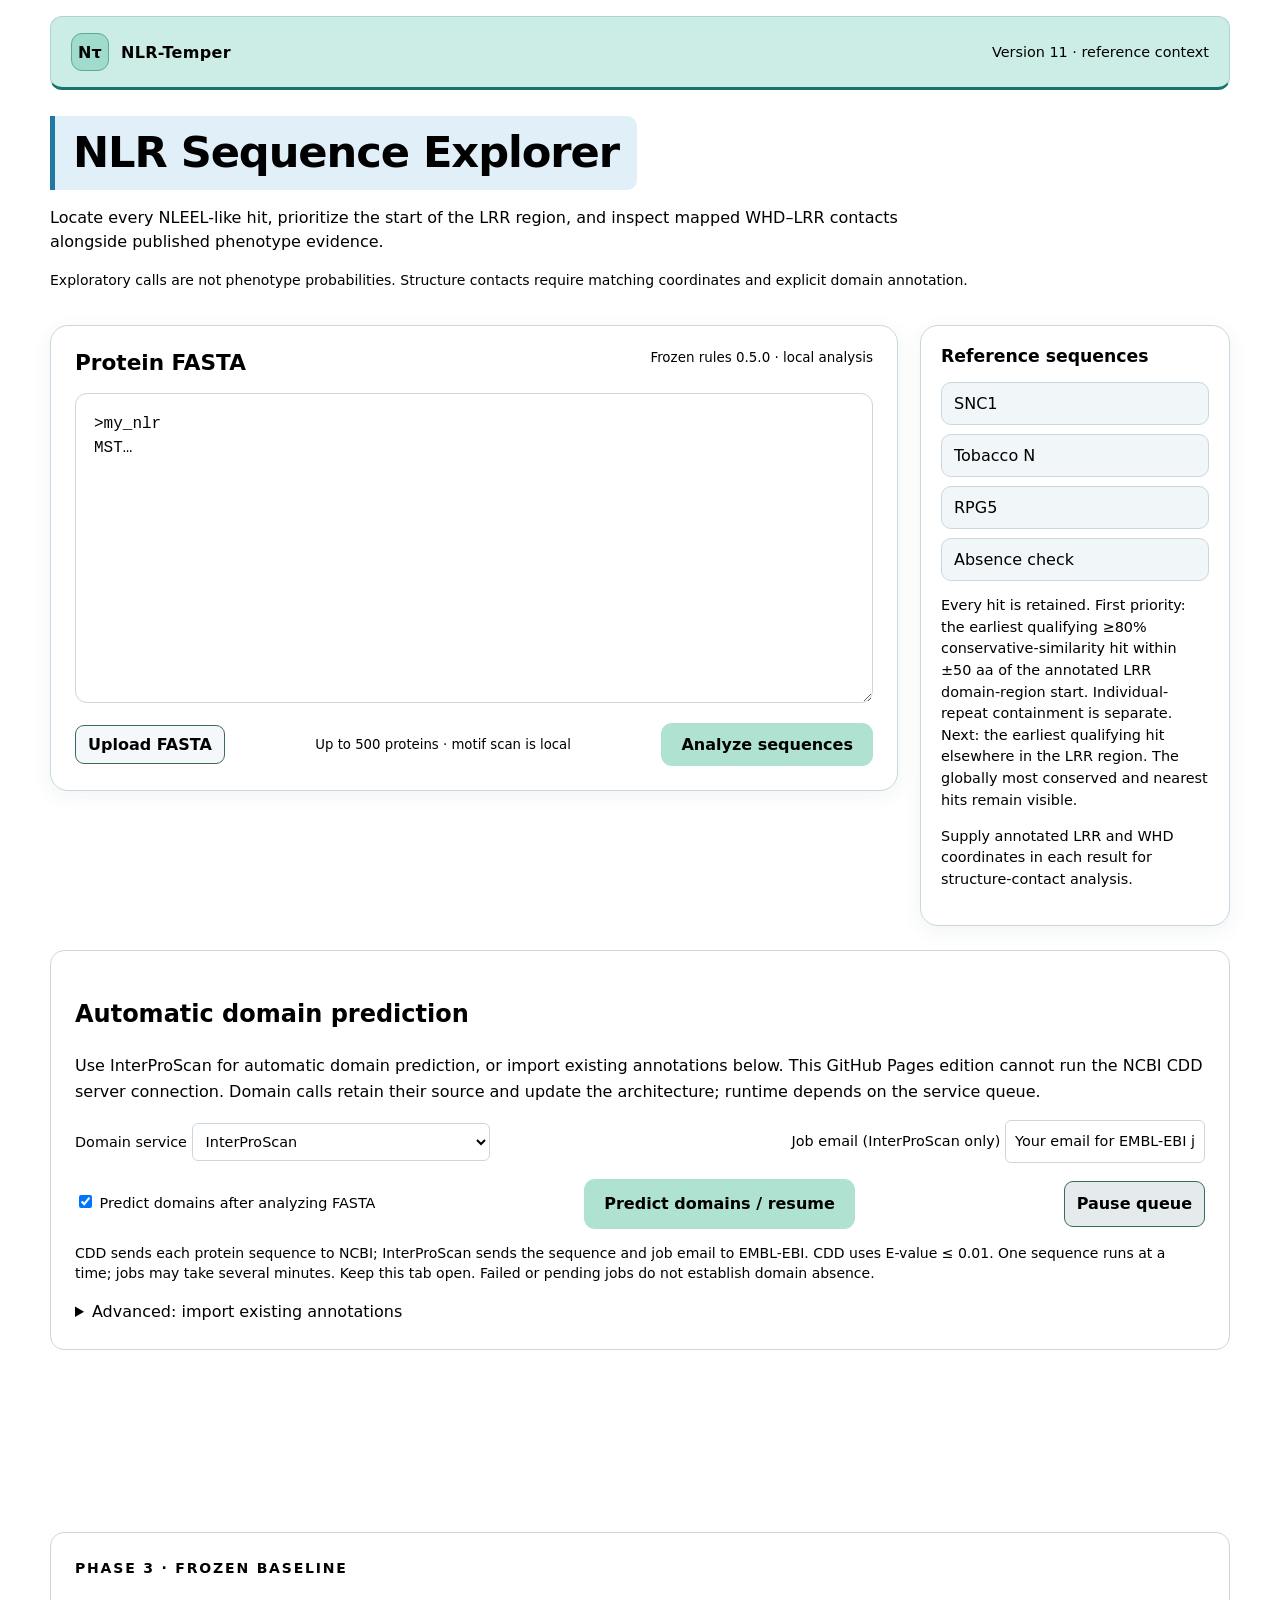
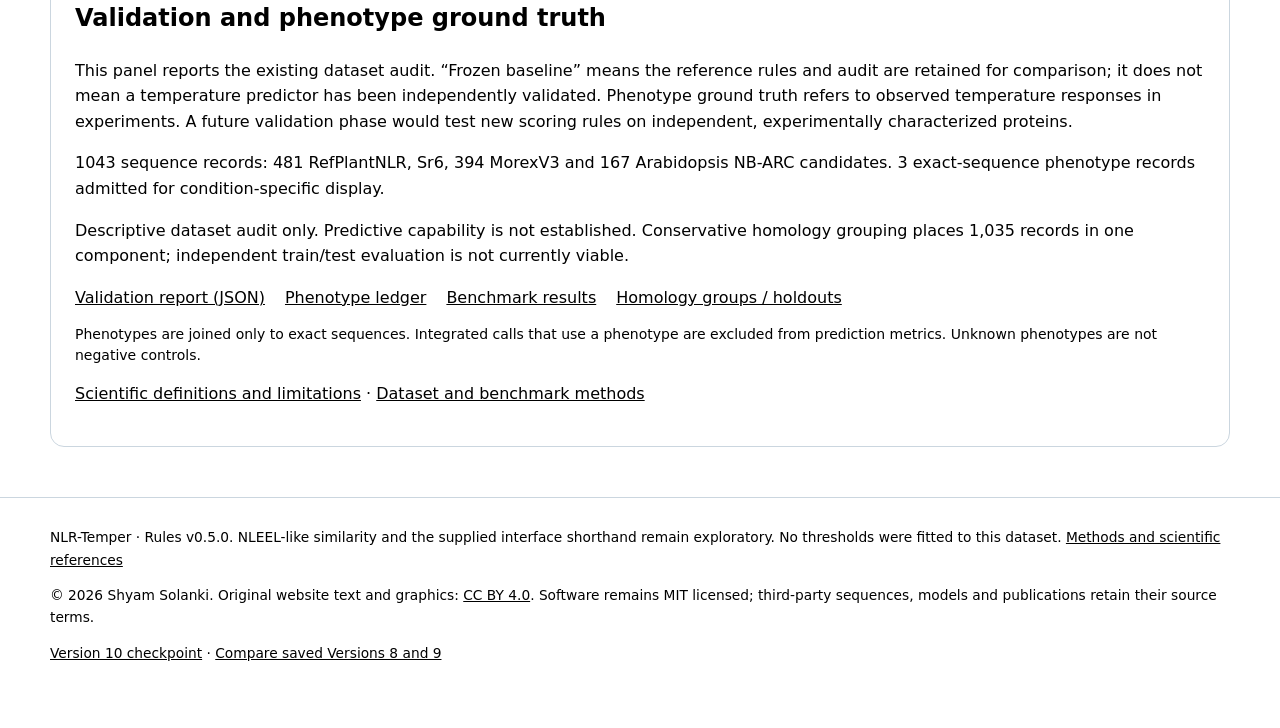
<file: index.html>
<!doctype html>
<html lang="en"><head><meta charset="utf-8"><meta name="viewport" content="width=device-width,initial-scale=1"><meta name="description" content="NLR-Temper: positional motif evidence, mapped WHD–LRR structure contacts, and curated temperature phenotypes."><title>NLR-Temper · NLR Sequence Explorer</title><link rel="stylesheet" href="./styles.css"><link rel="icon" href="data:image/svg+xml,%3Csvg xmlns='http://www.w3.org/2000/svg' viewBox='0 0 64 64'%3E%3Crect width='64' height='64' rx='16' fill='%230d2a23'/%3E%3Cpath d='M14 44V20l18 24V20M39 20h11v24H39' fill='none' stroke='%2357e6b0' stroke-width='5'/%3E%3C/svg%3E"></head>
<body><header class="site-header shell"><div class="brand"><span class="brand-mark">Nτ</span>NLR-Temper</div><span class="phase">Version 11 · reference context</span></header>
<main class="shell"><div class="compact-intro"><h1>NLR Sequence Explorer</h1><p>Locate every NLEEL-like hit, prioritize the start of the LRR region, and inspect mapped WHD–LRR contacts alongside published phenotype evidence.</p><p class="tiny">Exploratory calls are not phenotype probabilities. Structure contacts require matching coordinates and explicit domain annotation.</p></div>
<section class="workspace"><form id="analysis-form" class="panel"><div class="panel-head"><h2>Protein FASTA</h2><span id="status" class="status" role="status">Loading…</span></div><label for="fasta-input" class="sr-only">Protein FASTA</label><textarea id="fasta-input" required spellcheck="false" placeholder=">my_nlr&#10;MST…"></textarea><div class="actions"><label class="file-button" for="fasta-file">Upload FASTA</label><input id="fasta-file" type="file" accept=".fa,.faa,.fasta,.txt"><span class="input-note">Up to 500 proteins · motif scan is local</span><button id="analyze-button" class="primary" disabled type="submit">Analyze sequences</button></div></form><aside class="side-panel"><h2>Reference sequences</h2><div class="example-list"><button class="example" type="button" data-example="snc1">SNC1</button><button class="example" type="button" data-example="tobaccoN">Tobacco N</button><button class="example" type="button" data-example="rpg5">RPG5</button><button class="example" type="button" data-example="counterexample">Absence check</button></div><p>Every hit is retained. First priority: the earliest qualifying ≥80% conservative-similarity hit within ±50 aa of the annotated LRR domain-region start. Individual-repeat containment is separate. Next: the earliest qualifying hit elsewhere in the LRR region. The globally most conserved and nearest hits remain visible.</p><p>Supply annotated LRR and WHD coordinates in each result for structure-contact analysis.</p></aside></section>
<section id="short-reference-check" class="validation-panel" hidden><h2>Short sequence alignment · SNC1 and tobacco N</h2><p>Each query is compared separately with both complete amino-acid stretches from your manuscript figure, then fitted beneath their shared reference alignment before domain prediction. Highlighted residues mark the opening motif and its fourth position.</p><div id="short-reference-results"></div><p class="tiny">The best local placement of each full reference stretch is shown, including weak matches and gaps. Identity and paired coverage describe sequence agreement, not a temperature prediction. Existing motif and phenotype rules are unchanged.</p></section><section class="validation-panel automatic-domains"><h2>Automatic domain prediction</h2><p>Use InterProScan for automatic domain prediction, or import existing annotations below. This GitHub Pages edition cannot run the NCBI CDD server connection. Domain calls retain their source and update the architecture; runtime depends on the service queue.</p><div class="actions"><label>Domain service <select id="domain-provider"><option value="cdd" disabled>NCBI CDD · unavailable on this host</option><option value="interpro" selected>InterProScan</option><option value="both" disabled>Both · requires a CDD server</option></select></label><label>Job email (InterProScan only) <input id="job-email" type="email" placeholder="Your email for EMBL-EBI jobs" autocomplete="email"></label><label><input id="predict-domains" type="checkbox" checked> Predict domains after analyzing FASTA</label><button id="predict-domain-button" class="primary" type="button">Predict domains / resume</button><button id="stop-domain-button" class="secondary" type="button" disabled>Pause queue</button></div><p class="tiny">CDD sends each protein sequence to NCBI; InterProScan sends the sequence and job email to EMBL-EBI. CDD uses E-value ≤ 0.01. One sequence runs at a time; jobs may take several minutes. Keep this tab open. Failed or pending jobs do not establish domain absence.</p><p id="domain-status" role="status"></p><div id="domain-progress" aria-live="polite"></div><details><summary>Advanced: import existing annotations</summary><p>Analyze your FASTA first, then load existing HMMER or InterProScan results. This optional import is independent of the automatic services above. Protein identifiers and lengths must match; JSON additionally requires exact sequences.</p><div class="actions"><label>Format <select id="domain-format"><option value="interpro">InterProScan TSV</option><option value="hmmscan">HMMER hmmscan domtblout</option><option value="hmmsearch">HMMER hmmsearch domtblout</option><option value="json">Exact-sequence annotation JSON</option></select></label><label class="file-button">Import annotations<input id="domain-file" type="file" accept=".tsv,.txt,.domtblout,.json"></label></div><p class="tiny">HMMER imports retain independent domain E-values ≤ 1e-5. Generic signature spans, including LRR and protein kinase, are shown with their source; they are not automatically converted into numbered repeats. <a href="./data/annotation-format.md">JSON format and coordinate guidance</a></p></details></section><section id="batch-summary" class="batch-summary" hidden><div class="panel-head"><h2>Candidate comparison</h2><div class="download-actions"><button class="secondary" id="download-csv">CSV</button><button class="secondary" id="download-tsv">TSV</button></div></div><div class="table-wrap"><table><thead><tr><th>Sequence</th><th>Length</th><th>Preferred NLEEL-like</th><th>LRR region start</th><th>NLEEL-like hits (total / LRR region)</th><th>Inside repeat 1?</th><th>Local interface segments</th><th>Sequence call</th><th>Integrated call</th><th>Reference-context validation</th></tr></thead><tbody id="batch-body"></tbody></table></div></section>
<section id="results" class="results" aria-live="polite"></section>
<section id="structure-workspace" class="structure-panel" hidden><div class="panel-head"><div><p class="eyebrow">Structural evidence</p><h2>WHD–LRR contact explorer</h2></div><span id="structure-status" class="status" role="status">No model loaded</span></div><p class="structure-note"><strong>New sequence → structure prediction:</strong> no folding compute service is connected yet. AlphaFold DB below retrieves existing models; it does not fold new sequences. A connected ColabFold/AlphaFold compute service would allow prediction and automatic return here without a UniProt accession. Phyre2 supports batch submissions, but an automated integration has not been verified.</p><p class="structure-note">Full-length models remain intact. Highlighting requires a unique exact sequence mapping. Contacts require source-supported WHD and LRR ranges; inferred sequence boundaries alone do not qualify.</p><div class="structure-controls"><label>Sequence<select id="structure-sequence"></select></label><label>UniProt accession<input id="alphafold-id" placeholder="O23530"></label><button id="load-alphafold" class="primary">Load AlphaFold</button><label class="file-button" for="structure-file">Upload PDB/mmCIF</label><input type="file" id="structure-file" accept=".pdb,.cif,.mmcif,.ent"></div><div class="actions"><label>Protein chain <select id="structure-chain"></select></label><label><input id="confidence-plddt" type="checkbox"> B-factor field is pLDDT (AlphaFold / confirmed model only)</label><button id="focus-motif" class="secondary">Focus ±50 aa</button><button id="reset-view" class="secondary">Full model</button></div><div class="structure-selection"><label for="structure-motif">Motif or region to inspect</label><select id="structure-motif"><option value="preferred">Automatic preferred motif</option></select><div id="custom-region" class="actions" hidden><label>Start residue <input id="region-start" type="number" min="1" step="1"></label><label>End residue <input id="region-end" type="number" min="1" step="1"></label></div><label for="residue-labels">Residue labels</label><select id="residue-labels"><option value="off">Off · uncluttered model</option><option value="selected">Selected motif / range</option><option value="neighbors">Selection + contacting residues</option><option value="all">All residues in the mapped chain</option></select><p class="tiny">Labels show amino-acid identity and query position, followed by [PDB chain:residue]. Choose any detected motif, all motifs, or a custom range. The automatic preferred motif and phenotype call remain unchanged.</p><p id="selection-summary" role="status"></p></div><div class="structure-grid"><div id="viewer" class="viewer" aria-label="Interactive protein structure"></div><aside class="viewer-legend"><h3>Mapped layers</h3><p><span class="swatch context-swatch"></span>Selected motif / region ±50 aa</p><p><span class="swatch motif-swatch"></span>Selected motif / region residues</p><p><span class="swatch second-swatch"></span>Second-E-equivalent position (motifs only)</p><p><span class="swatch interface-swatch"></span>Local constrained interface positions</p><div id="plddt-summary" class="plddt-summary">Confidence unavailable</div><p>pLDDT: dark blue ≥90, light blue ≥70, yellow ≥50, orange &lt;50.</p><p class="tiny">Overlay colors replace confidence colors in highlighted regions. High pLDDT does not establish accurate interdomain placement; PAE is not assessed.</p></aside></div><section id="selection-contacts"></section><section id="residue-context">Load a matching structure to assess motif residues.</section><button id="download-residues" class="secondary" type="button">Download selected residue table</button><section id="structure-evidence" aria-live="polite"></section><button id="download-contacts" class="secondary" disabled>Download contact pairs (TSV)</button></section>
<section class="validation-panel"><p class="eyebrow">Phase 3 · frozen baseline</p><h2>Validation and phenotype ground truth</h2><p>This panel reports the existing dataset audit. “Frozen baseline” means the reference rules and audit are retained for comparison; it does not mean a temperature predictor has been independently validated. Phenotype ground truth refers to observed temperature responses in experiments. A future validation phase would test new scoring rules on independent, experimentally characterized proteins.</p><div id="validation-summary">Loading dataset audit…</div><p class="tiny">Phenotypes are joined only to exact sequences. Integrated calls that use a phenotype are excluded from prediction metrics. Unknown phenotypes are not negative controls.</p><p><a href="./data/SCIENTIFIC_STATUS.md">Scientific definitions and limitations</a> · <a href="./data/VALIDATION.md">Dataset and benchmark methods</a></p></section></main>
<footer class="footer"><div class="shell">NLR-Temper · Rules v0.5.0. NLEEL-like similarity and the supplied interface shorthand remain exploratory. No thresholds were fitted to this dataset. <a href="https://github.com/shysol4u/nlrtemper#scientific-references">Methods and scientific references</a><p>© 2026 Shyam Solanki. Original website text and graphics: <a href="https://creativecommons.org/licenses/by/4.0/" target="_blank" rel="license noopener">CC BY 4.0</a>. Software remains MIT licensed; third-party sequences, models and publications retain their source terms.</p><p><a href="./versions/v10/">Version 10 checkpoint</a> · <a href="./compare/">Compare saved Versions 8 and 9</a></p></div></footer>
<script src="./vendor/3Dmol-min.js"></script><script type="module" src="./app.mjs"></script></body></html>
</file>
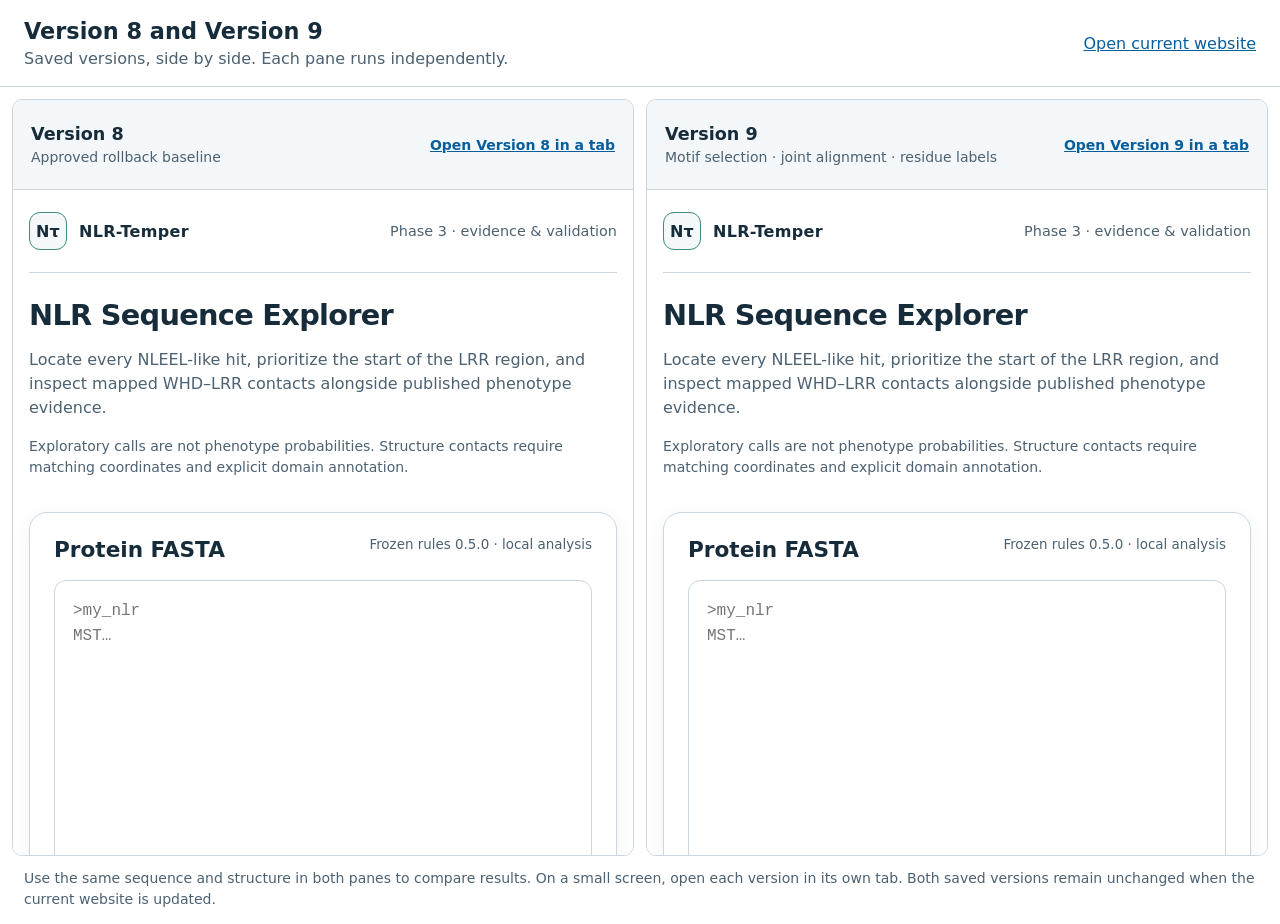
<file: compare/index.html>
<!doctype html><html lang="en"><head><meta charset="utf-8"><meta name="viewport" content="width=device-width,initial-scale=1"><title>Compare Version 8 and Version 9 · NLR Sequence Explorer</title><link rel="stylesheet" href="./compare.css"></head><body>
<header class="compare-header"><div><h1>Version 8 and Version 9</h1><p>Saved versions, side by side. Each pane runs independently.</p></div><a href="/" target="_blank" rel="noopener">Open current website</a></header>
<main class="comparison"><section aria-labelledby="v8-title"><div class="pane-heading"><div><h2 id="v8-title">Version 8</h2><p>Approved rollback baseline</p></div><a href="../versions/v8/" target="_blank" rel="noopener">Open Version 8 in a tab</a></div><iframe src="../versions/v8/" title="NLR Sequence Explorer Version 8"></iframe></section><section aria-labelledby="v9-title"><div class="pane-heading"><div><h2 id="v9-title">Version 9</h2><p>Motif selection · joint alignment · residue labels</p></div><a href="../versions/v9/" target="_blank" rel="noopener">Open Version 9 in a tab</a></div><iframe src="../versions/v9/" title="NLR Sequence Explorer Version 9"></iframe></section></main>
<p class="comparison-note">Use the same sequence and structure in both panes to compare results. On a small screen, open each version in its own tab. Both saved versions remain unchanged when the current website is updated.</p>
</body></html>
</file>
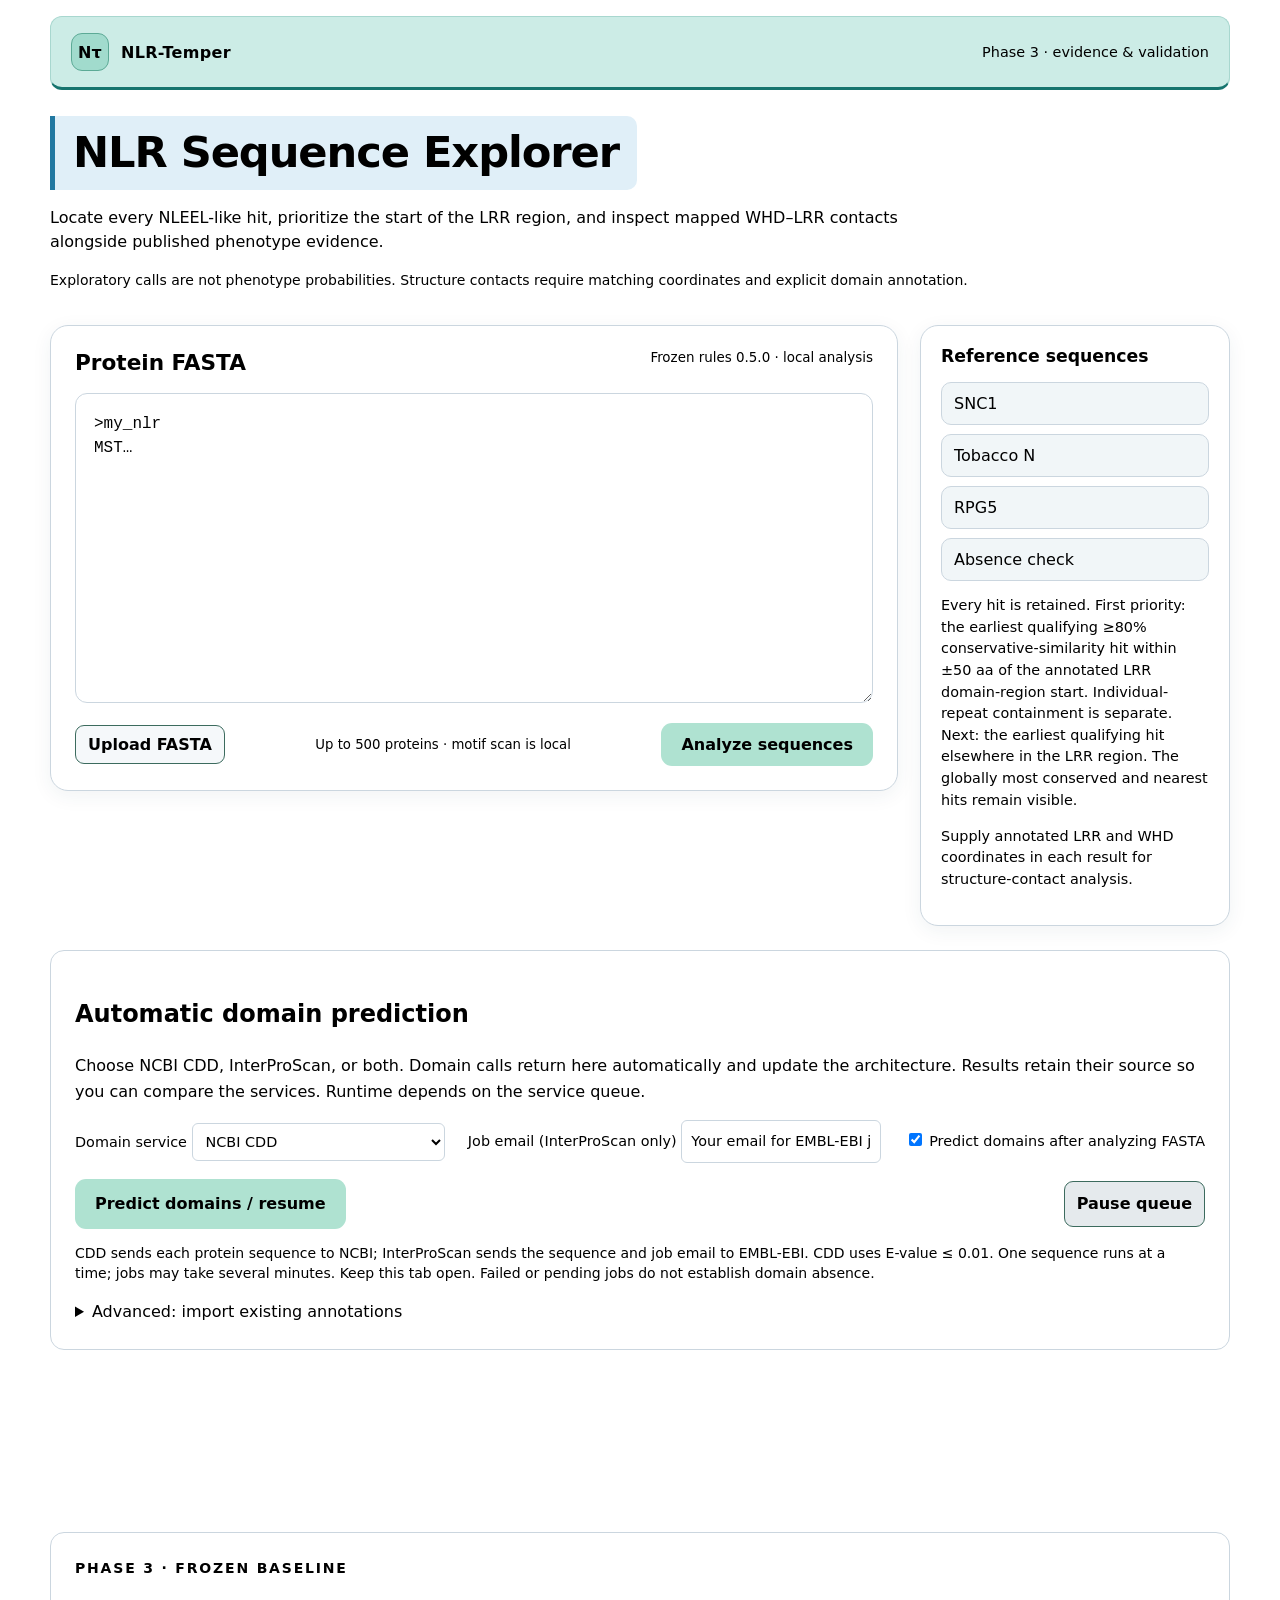
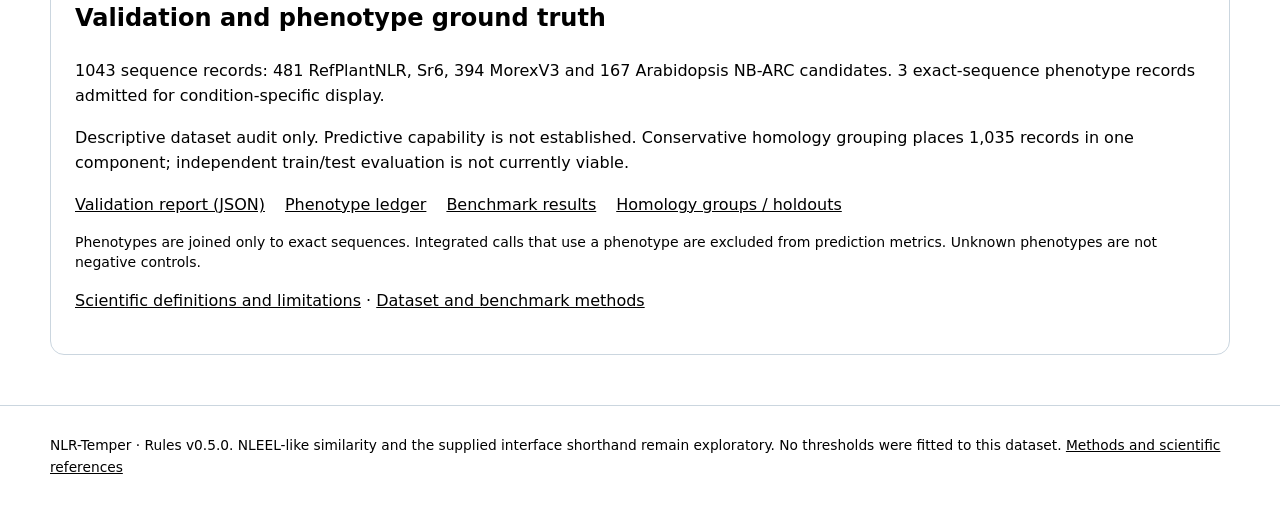
<file: versions/v10/index.html>
<!doctype html>
<html lang="en"><head><meta charset="utf-8"><meta name="viewport" content="width=device-width,initial-scale=1"><meta name="description" content="NLR-Temper: positional motif evidence, mapped WHD–LRR structure contacts, and curated temperature phenotypes."><title>NLR-Temper · NLR Sequence Explorer</title><link rel="stylesheet" href="./styles.css"><link rel="icon" href="data:image/svg+xml,%3Csvg xmlns='http://www.w3.org/2000/svg' viewBox='0 0 64 64'%3E%3Crect width='64' height='64' rx='16' fill='%230d2a23'/%3E%3Cpath d='M14 44V20l18 24V20M39 20h11v24H39' fill='none' stroke='%2357e6b0' stroke-width='5'/%3E%3C/svg%3E"></head>
<body><header class="site-header shell"><div class="brand"><span class="brand-mark">Nτ</span>NLR-Temper</div><span class="phase">Phase 3 · evidence & validation</span></header>
<main class="shell"><div class="compact-intro"><h1>NLR Sequence Explorer</h1><p>Locate every NLEEL-like hit, prioritize the start of the LRR region, and inspect mapped WHD–LRR contacts alongside published phenotype evidence.</p><p class="tiny">Exploratory calls are not phenotype probabilities. Structure contacts require matching coordinates and explicit domain annotation.</p></div>
<section class="workspace"><form id="analysis-form" class="panel"><div class="panel-head"><h2>Protein FASTA</h2><span id="status" class="status" role="status">Loading…</span></div><label for="fasta-input" class="sr-only">Protein FASTA</label><textarea id="fasta-input" required spellcheck="false" placeholder=">my_nlr&#10;MST…"></textarea><div class="actions"><label class="file-button" for="fasta-file">Upload FASTA</label><input id="fasta-file" type="file" accept=".fa,.faa,.fasta,.txt"><span class="input-note">Up to 500 proteins · motif scan is local</span><button id="analyze-button" class="primary" disabled type="submit">Analyze sequences</button></div></form><aside class="side-panel"><h2>Reference sequences</h2><div class="example-list"><button class="example" type="button" data-example="snc1">SNC1</button><button class="example" type="button" data-example="tobaccoN">Tobacco N</button><button class="example" type="button" data-example="rpg5">RPG5</button><button class="example" type="button" data-example="counterexample">Absence check</button></div><p>Every hit is retained. First priority: the earliest qualifying ≥80% conservative-similarity hit within ±50 aa of the annotated LRR domain-region start. Individual-repeat containment is separate. Next: the earliest qualifying hit elsewhere in the LRR region. The globally most conserved and nearest hits remain visible.</p><p>Supply annotated LRR and WHD coordinates in each result for structure-contact analysis.</p></aside></section>
<section id="short-reference-check" class="validation-panel" hidden><h2>Short sequence alignment · SNC1 and tobacco N</h2><p>Each query is compared separately with both complete amino-acid stretches from your manuscript figure, then fitted beneath their shared reference alignment before domain prediction. Highlighted residues mark the opening motif and its fourth position.</p><div id="short-reference-results"></div><p class="tiny">The best local placement of each full reference stretch is shown, including weak matches and gaps. Identity and paired coverage describe sequence agreement, not a temperature prediction. Existing motif and phenotype rules are unchanged.</p></section><section class="validation-panel automatic-domains"><h2>Automatic domain prediction</h2><p>Choose NCBI CDD, InterProScan, or both. Domain calls return here automatically and update the architecture. Results retain their source so you can compare the services. Runtime depends on the service queue.</p><div class="actions"><label>Domain service <select id="domain-provider"><option value="cdd">NCBI CDD</option><option value="interpro">InterProScan</option><option value="both">Both · CDD then InterProScan</option></select></label><label>Job email (InterProScan only) <input id="job-email" type="email" placeholder="Your email for EMBL-EBI jobs" autocomplete="email"></label><label><input id="predict-domains" type="checkbox" checked> Predict domains after analyzing FASTA</label><button id="predict-domain-button" class="primary" type="button">Predict domains / resume</button><button id="stop-domain-button" class="secondary" type="button" disabled>Pause queue</button></div><p class="tiny">CDD sends each protein sequence to NCBI; InterProScan sends the sequence and job email to EMBL-EBI. CDD uses E-value ≤ 0.01. One sequence runs at a time; jobs may take several minutes. Keep this tab open. Failed or pending jobs do not establish domain absence.</p><p id="domain-status" role="status"></p><div id="domain-progress" aria-live="polite"></div><details><summary>Advanced: import existing annotations</summary><p>Analyze your FASTA first, then load existing HMMER or InterProScan results. This optional import is independent of the automatic services above. Protein identifiers and lengths must match; JSON additionally requires exact sequences.</p><div class="actions"><label>Format <select id="domain-format"><option value="interpro">InterProScan TSV</option><option value="hmmscan">HMMER hmmscan domtblout</option><option value="hmmsearch">HMMER hmmsearch domtblout</option><option value="json">Exact-sequence annotation JSON</option></select></label><label class="file-button">Import annotations<input id="domain-file" type="file" accept=".tsv,.txt,.domtblout,.json"></label></div><p class="tiny">HMMER imports retain independent domain E-values ≤ 1e-5. Generic signature spans, including LRR and protein kinase, are shown with their source; they are not automatically converted into numbered repeats. <a href="./data/annotation-format.md">JSON format and coordinate guidance</a></p></details></section><section id="batch-summary" class="batch-summary" hidden><div class="panel-head"><h2>Candidate comparison</h2><div class="download-actions"><button class="secondary" id="download-csv">CSV</button><button class="secondary" id="download-tsv">TSV</button></div></div><div class="table-wrap"><table><thead><tr><th>Sequence</th><th>Length</th><th>Preferred NLEEL-like</th><th>LRR region start</th><th>NLEEL-like hits (total / LRR region)</th><th>Inside repeat 1?</th><th>Local interface segments</th><th>Sequence call</th><th>Integrated call</th></tr></thead><tbody id="batch-body"></tbody></table></div></section>
<section id="results" class="results" aria-live="polite"></section>
<section id="structure-workspace" class="structure-panel" hidden><div class="panel-head"><div><p class="eyebrow">Structural evidence</p><h2>WHD–LRR contact explorer</h2></div><span id="structure-status" class="status" role="status">No model loaded</span></div><p class="structure-note"><strong>New sequence → structure prediction:</strong> no folding compute service is connected yet. AlphaFold DB below retrieves existing models; it does not fold new sequences. A connected ColabFold/AlphaFold compute service would allow prediction and automatic return here without a UniProt accession. Phyre2 supports batch submissions, but an automated integration has not been verified.</p><p class="structure-note">Full-length models remain intact. Highlighting requires a unique exact sequence mapping. Contacts require source-supported WHD and LRR ranges; inferred sequence boundaries alone do not qualify.</p><div class="structure-controls"><label>Sequence<select id="structure-sequence"></select></label><label>UniProt accession<input id="alphafold-id" placeholder="O23530"></label><button id="load-alphafold" class="primary">Load AlphaFold</button><label class="file-button" for="structure-file">Upload PDB/mmCIF</label><input type="file" id="structure-file" accept=".pdb,.cif,.mmcif,.ent"></div><div class="actions"><label>Protein chain <select id="structure-chain"></select></label><label><input id="confidence-plddt" type="checkbox"> B-factor field is pLDDT (AlphaFold / confirmed model only)</label><button id="focus-motif" class="secondary">Focus ±50 aa</button><button id="reset-view" class="secondary">Full model</button></div><div class="structure-selection"><label for="structure-motif">Motif or region to inspect</label><select id="structure-motif"><option value="preferred">Automatic preferred motif</option></select><div id="custom-region" class="actions" hidden><label>Start residue <input id="region-start" type="number" min="1" step="1"></label><label>End residue <input id="region-end" type="number" min="1" step="1"></label></div><label for="residue-labels">Residue labels</label><select id="residue-labels"><option value="off">Off · uncluttered model</option><option value="selected">Selected motif / range</option><option value="neighbors">Selection + contacting residues</option><option value="all">All residues in the mapped chain</option></select><p class="tiny">Labels show amino-acid identity and query position, followed by [PDB chain:residue]. Choose any detected motif, all motifs, or a custom range. The automatic preferred motif and phenotype call remain unchanged.</p><p id="selection-summary" role="status"></p></div><div class="structure-grid"><div id="viewer" class="viewer" aria-label="Interactive protein structure"></div><aside class="viewer-legend"><h3>Mapped layers</h3><p><span class="swatch context-swatch"></span>Selected motif / region ±50 aa</p><p><span class="swatch motif-swatch"></span>Selected motif / region residues</p><p><span class="swatch second-swatch"></span>Second-E-equivalent position (motifs only)</p><p><span class="swatch interface-swatch"></span>Local constrained interface positions</p><div id="plddt-summary" class="plddt-summary">Confidence unavailable</div><p>pLDDT: dark blue ≥90, light blue ≥70, yellow ≥50, orange &lt;50.</p><p class="tiny">Overlay colors replace confidence colors in highlighted regions. High pLDDT does not establish accurate interdomain placement; PAE is not assessed.</p></aside></div><section id="selection-contacts"></section><section id="residue-context">Load a matching structure to assess motif residues.</section><button id="download-residues" class="secondary" type="button">Download selected residue table</button><section id="structure-evidence" aria-live="polite"></section><button id="download-contacts" class="secondary" disabled>Download contact pairs (TSV)</button></section>
<section class="validation-panel"><p class="eyebrow">Phase 3 · frozen baseline</p><h2>Validation and phenotype ground truth</h2><div id="validation-summary">Loading dataset audit…</div><p class="tiny">Phenotypes are joined only to exact sequences. Integrated calls that use a phenotype are excluded from prediction metrics. Unknown phenotypes are not negative controls.</p><p><a href="./data/SCIENTIFIC_STATUS.md">Scientific definitions and limitations</a> · <a href="./data/VALIDATION.md">Dataset and benchmark methods</a></p></section></main>
<footer class="footer"><div class="shell">NLR-Temper · Rules v0.5.0. NLEEL-like similarity and the supplied interface shorthand remain exploratory. No thresholds were fitted to this dataset. <a href="https://github.com/shysol4u/NLR-Temper#scientific-references">Methods and scientific references</a></div></footer>
<script src="./vendor/3Dmol-min.js"></script><script type="module" src="./app.mjs"></script></body></html>
</file>
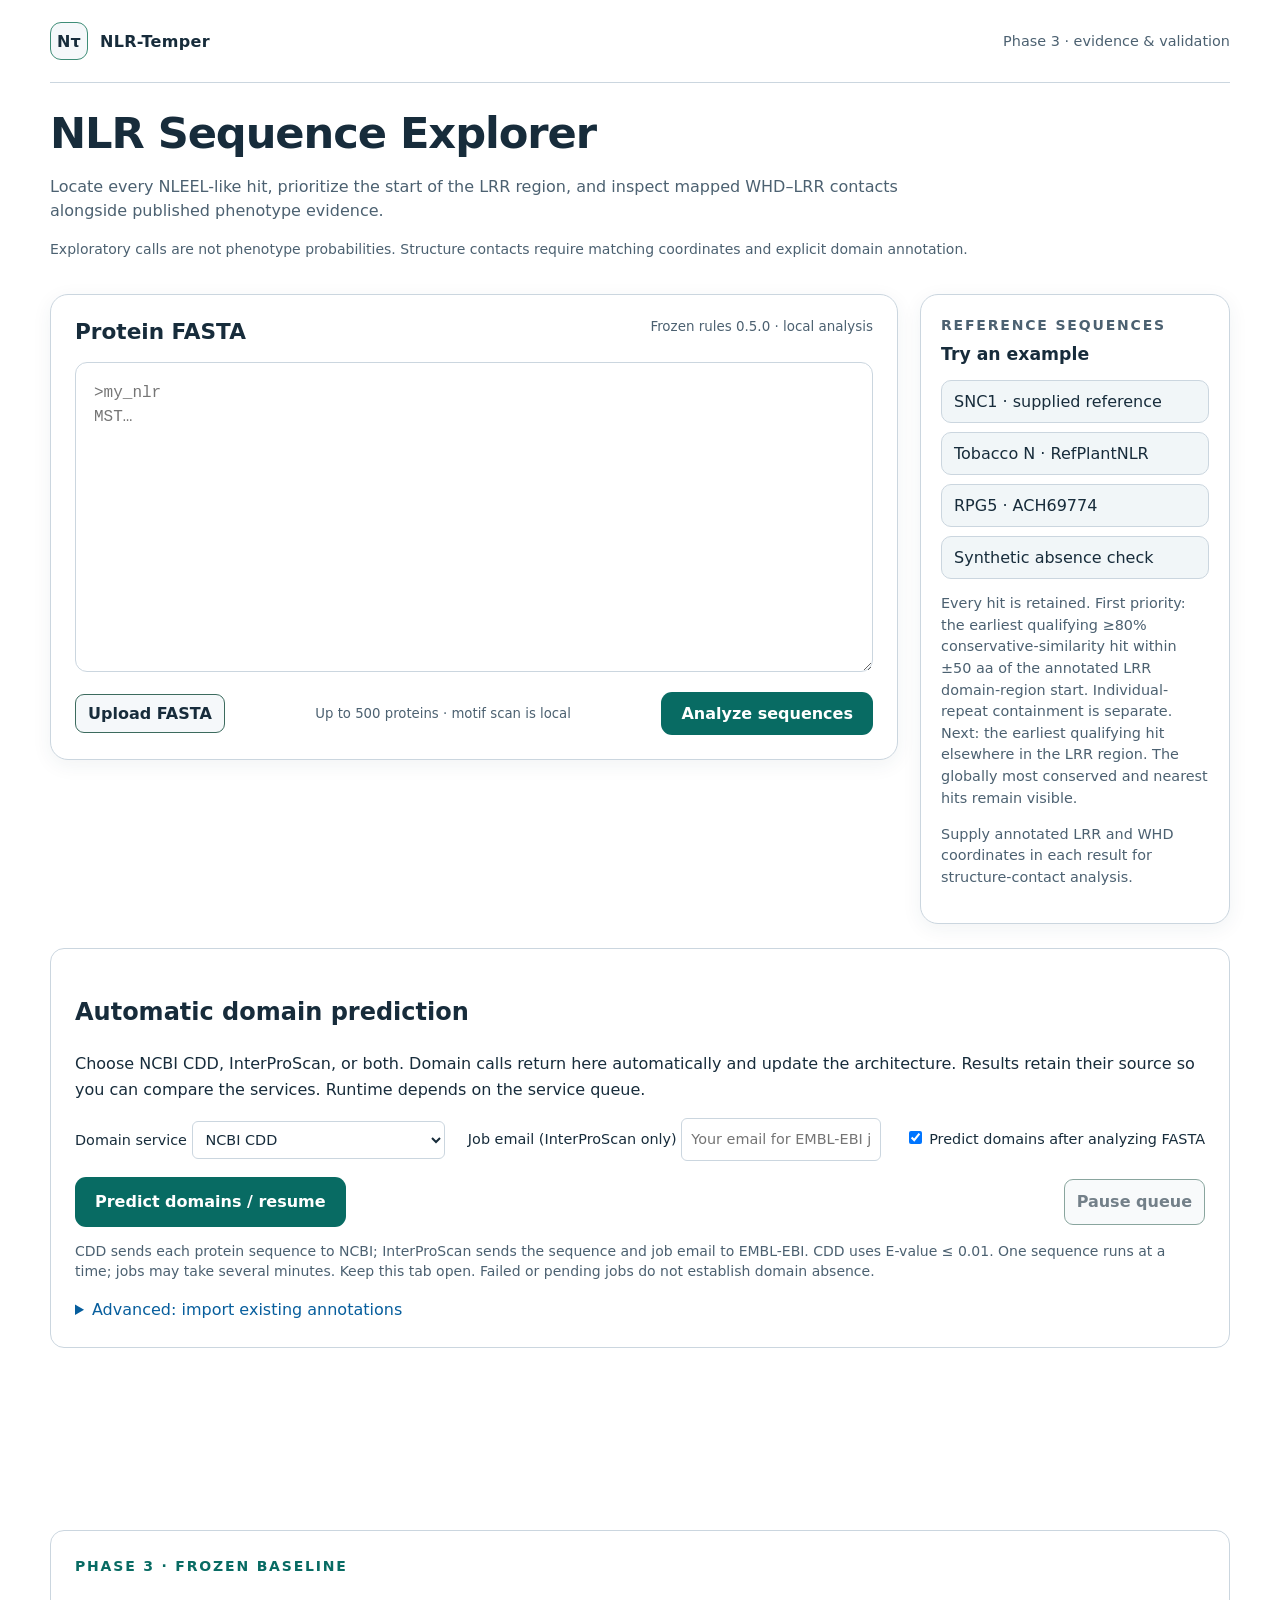
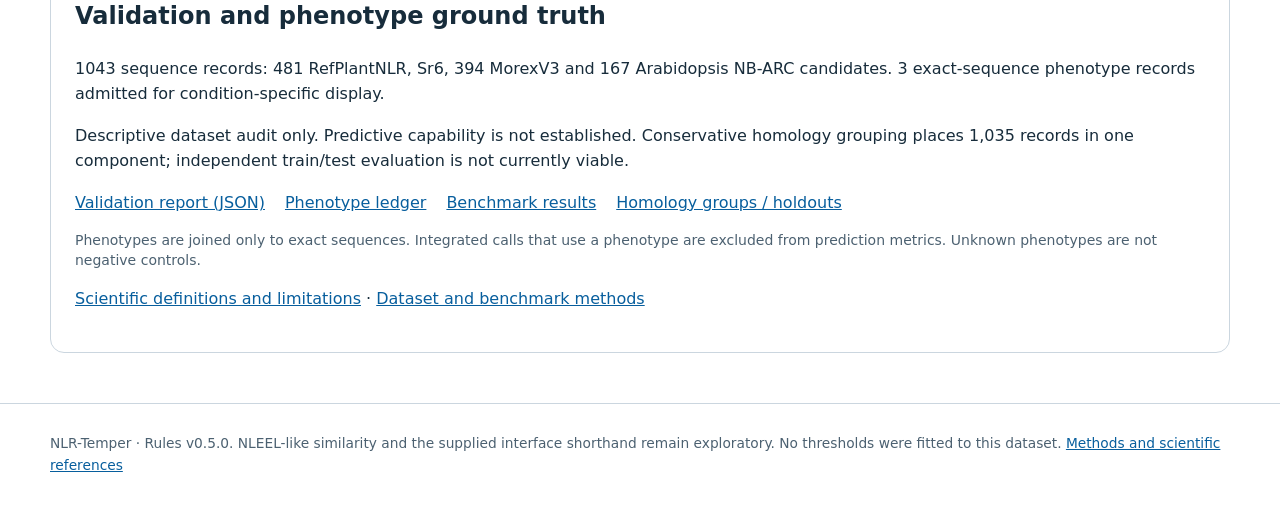
<file: versions/v8/index.html>
<!doctype html>
<html lang="en"><head><meta charset="utf-8"><meta name="viewport" content="width=device-width,initial-scale=1"><meta name="description" content="NLR-Temper: positional motif evidence, mapped WHD–LRR structure contacts, and curated temperature phenotypes."><title>NLR-Temper · NLR Sequence Explorer</title><link rel="stylesheet" href="./styles.css"><link rel="icon" href="data:image/svg+xml,%3Csvg xmlns='http://www.w3.org/2000/svg' viewBox='0 0 64 64'%3E%3Crect width='64' height='64' rx='16' fill='%230d2a23'/%3E%3Cpath d='M14 44V20l18 24V20M39 20h11v24H39' fill='none' stroke='%2357e6b0' stroke-width='5'/%3E%3C/svg%3E"></head>
<body><header class="site-header shell"><div class="brand"><span class="brand-mark">Nτ</span>NLR-Temper</div><span class="phase">Phase 3 · evidence & validation</span></header>
<main class="shell"><div class="compact-intro"><h1>NLR Sequence Explorer</h1><p>Locate every NLEEL-like hit, prioritize the start of the LRR region, and inspect mapped WHD–LRR contacts alongside published phenotype evidence.</p><p class="tiny">Exploratory calls are not phenotype probabilities. Structure contacts require matching coordinates and explicit domain annotation.</p></div>
<section class="workspace"><form id="analysis-form" class="panel"><div class="panel-head"><h2>Protein FASTA</h2><span id="status" class="status" role="status">Loading…</span></div><label for="fasta-input" class="sr-only">Protein FASTA</label><textarea id="fasta-input" required spellcheck="false" placeholder=">my_nlr&#10;MST…"></textarea><div class="actions"><label class="file-button" for="fasta-file">Upload FASTA</label><input id="fasta-file" type="file" accept=".fa,.faa,.fasta,.txt"><span class="input-note">Up to 500 proteins · motif scan is local</span><button id="analyze-button" class="primary" disabled type="submit">Analyze sequences</button></div></form><aside class="side-panel"><p class="eyebrow">Reference sequences</p><h2>Try an example</h2><div class="example-list"><button class="example" type="button" data-example="snc1">SNC1 · supplied reference</button><button class="example" type="button" data-example="tobaccoN">Tobacco N · RefPlantNLR</button><button class="example" type="button" data-example="rpg5">RPG5 · ACH69774</button><button class="example" type="button" data-example="counterexample">Synthetic absence check</button></div><p>Every hit is retained. First priority: the earliest qualifying ≥80% conservative-similarity hit within ±50 aa of the annotated LRR domain-region start. Individual-repeat containment is separate. Next: the earliest qualifying hit elsewhere in the LRR region. The globally most conserved and nearest hits remain visible.</p><p>Supply annotated LRR and WHD coordinates in each result for structure-contact analysis.</p></aside></section>
<section id="short-reference-check" class="validation-panel" hidden><h2>Short sequence alignment · SNC1 and tobacco N</h2><p>Each query is compared with both complete amino-acid stretches from your manuscript figure before domain prediction. Highlighted residues mark the opening motif and its fourth position.</p><div id="short-reference-results"></div><p class="tiny">The best local placement of each full reference stretch is shown, including weak matches and gaps. Identity and paired coverage describe sequence agreement, not a temperature prediction. Existing motif and phenotype rules are unchanged.</p></section><section class="validation-panel automatic-domains"><h2>Automatic domain prediction</h2><p>Choose NCBI CDD, InterProScan, or both. Domain calls return here automatically and update the architecture. Results retain their source so you can compare the services. Runtime depends on the service queue.</p><div class="actions"><label>Domain service <select id="domain-provider"><option value="cdd">NCBI CDD</option><option value="interpro">InterProScan</option><option value="both">Both · CDD then InterProScan</option></select></label><label>Job email (InterProScan only) <input id="job-email" type="email" placeholder="Your email for EMBL-EBI jobs" autocomplete="email"></label><label><input id="predict-domains" type="checkbox" checked> Predict domains after analyzing FASTA</label><button id="predict-domain-button" class="primary" type="button">Predict domains / resume</button><button id="stop-domain-button" class="secondary" type="button" disabled>Pause queue</button></div><p class="tiny">CDD sends each protein sequence to NCBI; InterProScan sends the sequence and job email to EMBL-EBI. CDD uses E-value ≤ 0.01. One sequence runs at a time; jobs may take several minutes. Keep this tab open. Failed or pending jobs do not establish domain absence.</p><p id="domain-status" role="status"></p><div id="domain-progress" aria-live="polite"></div><details><summary>Advanced: import existing annotations</summary><p>Analyze your FASTA first, then load existing HMMER or InterProScan results. This optional import is independent of the automatic services above. Protein identifiers and lengths must match; JSON additionally requires exact sequences.</p><div class="actions"><label>Format <select id="domain-format"><option value="interpro">InterProScan TSV</option><option value="hmmscan">HMMER hmmscan domtblout</option><option value="hmmsearch">HMMER hmmsearch domtblout</option><option value="json">Exact-sequence annotation JSON</option></select></label><label class="file-button">Import annotations<input id="domain-file" type="file" accept=".tsv,.txt,.domtblout,.json"></label></div><p class="tiny">HMMER imports retain independent domain E-values ≤ 1e-5. Generic signature spans, including LRR and protein kinase, are shown with their source; they are not automatically converted into numbered repeats. <a href="./data/annotation-format.md">JSON format and coordinate guidance</a></p></details></section><section id="batch-summary" class="batch-summary" hidden><div class="panel-head"><h2>Candidate comparison</h2><div class="download-actions"><button class="secondary" id="download-csv">CSV</button><button class="secondary" id="download-tsv">TSV</button></div></div><div class="table-wrap"><table><thead><tr><th>Sequence</th><th>Length</th><th>Preferred NLEEL-like</th><th>LRR region start</th><th>NLEEL-like hits (total / LRR region)</th><th>Inside repeat 1?</th><th>Local interface segments</th><th>Sequence call</th><th>Integrated call</th></tr></thead><tbody id="batch-body"></tbody></table></div></section>
<section id="results" class="results" aria-live="polite"></section>
<section id="structure-workspace" class="structure-panel" hidden><div class="panel-head"><div><p class="eyebrow">Structural evidence</p><h2>WHD–LRR contact explorer</h2></div><span id="structure-status" class="status" role="status">No model loaded</span></div><p class="structure-note"><strong>New sequence → structure prediction:</strong> no folding compute service is connected yet. AlphaFold DB below retrieves existing models; it does not fold new sequences. A connected ColabFold/AlphaFold compute service would allow prediction and automatic return here without a UniProt accession. Phyre2 supports batch submissions, but an automated integration has not been verified.</p><p class="structure-note">Full-length models remain intact. Highlighting requires a unique exact sequence mapping. Contacts require source-supported WHD and LRR ranges; inferred sequence boundaries alone do not qualify.</p><div class="structure-controls"><label>Sequence<select id="structure-sequence"></select></label><label>UniProt accession<input id="alphafold-id" placeholder="O23530"></label><button id="load-alphafold" class="primary">Load AlphaFold</button><label class="file-button" for="structure-file">Upload PDB/mmCIF</label><input type="file" id="structure-file" accept=".pdb,.cif,.mmcif,.ent"></div><div class="actions"><label>Protein chain <select id="structure-chain"></select></label><label><input id="confidence-plddt" type="checkbox"> B-factor field is pLDDT (AlphaFold / confirmed model only)</label><button id="focus-motif" class="secondary">Focus ±50 aa</button><button id="reset-view" class="secondary">Full model</button></div><div class="structure-grid"><div id="viewer" class="viewer" aria-label="Interactive protein structure"></div><aside class="viewer-legend"><h3>Mapped layers</h3><p><span class="swatch context-swatch"></span>Preferred motif ±50 aa</p><p><span class="swatch motif-swatch"></span>NLEEL-like residues</p><p><span class="swatch second-swatch"></span>Second-E position</p><p><span class="swatch interface-swatch"></span>Local constrained interface positions</p><div id="plddt-summary" class="plddt-summary">Confidence unavailable</div><p>pLDDT: dark blue ≥90, light blue ≥70, yellow ≥50, orange &lt;50.</p><p class="tiny">Overlay colors replace confidence colors in highlighted regions. High pLDDT does not establish accurate interdomain placement; PAE is not assessed.</p></aside></div><section id="residue-context">Load a matching structure to assess motif residues.</section><button id="download-residues" class="secondary" type="button">Download motif structure table</button><section id="structure-evidence" aria-live="polite"></section><button id="download-contacts" class="secondary" disabled>Download contact pairs (TSV)</button></section>
<section class="validation-panel"><p class="eyebrow">Phase 3 · frozen baseline</p><h2>Validation and phenotype ground truth</h2><div id="validation-summary">Loading dataset audit…</div><p class="tiny">Phenotypes are joined only to exact sequences. Integrated calls that use a phenotype are excluded from prediction metrics. Unknown phenotypes are not negative controls.</p><p><a href="./data/SCIENTIFIC_STATUS.md">Scientific definitions and limitations</a> · <a href="./data/VALIDATION.md">Dataset and benchmark methods</a></p></section></main>
<footer class="footer"><div class="shell">NLR-Temper · Rules v0.5.0. NLEEL-like similarity and the supplied interface shorthand remain exploratory. No thresholds were fitted to this dataset. <a href="https://github.com/shysol4u/NLR-Temper#scientific-references">Methods and scientific references</a></div></footer>
<script src="./vendor/3Dmol-min.js"></script><script type="module" src="./app.mjs"></script></body></html>
</file>
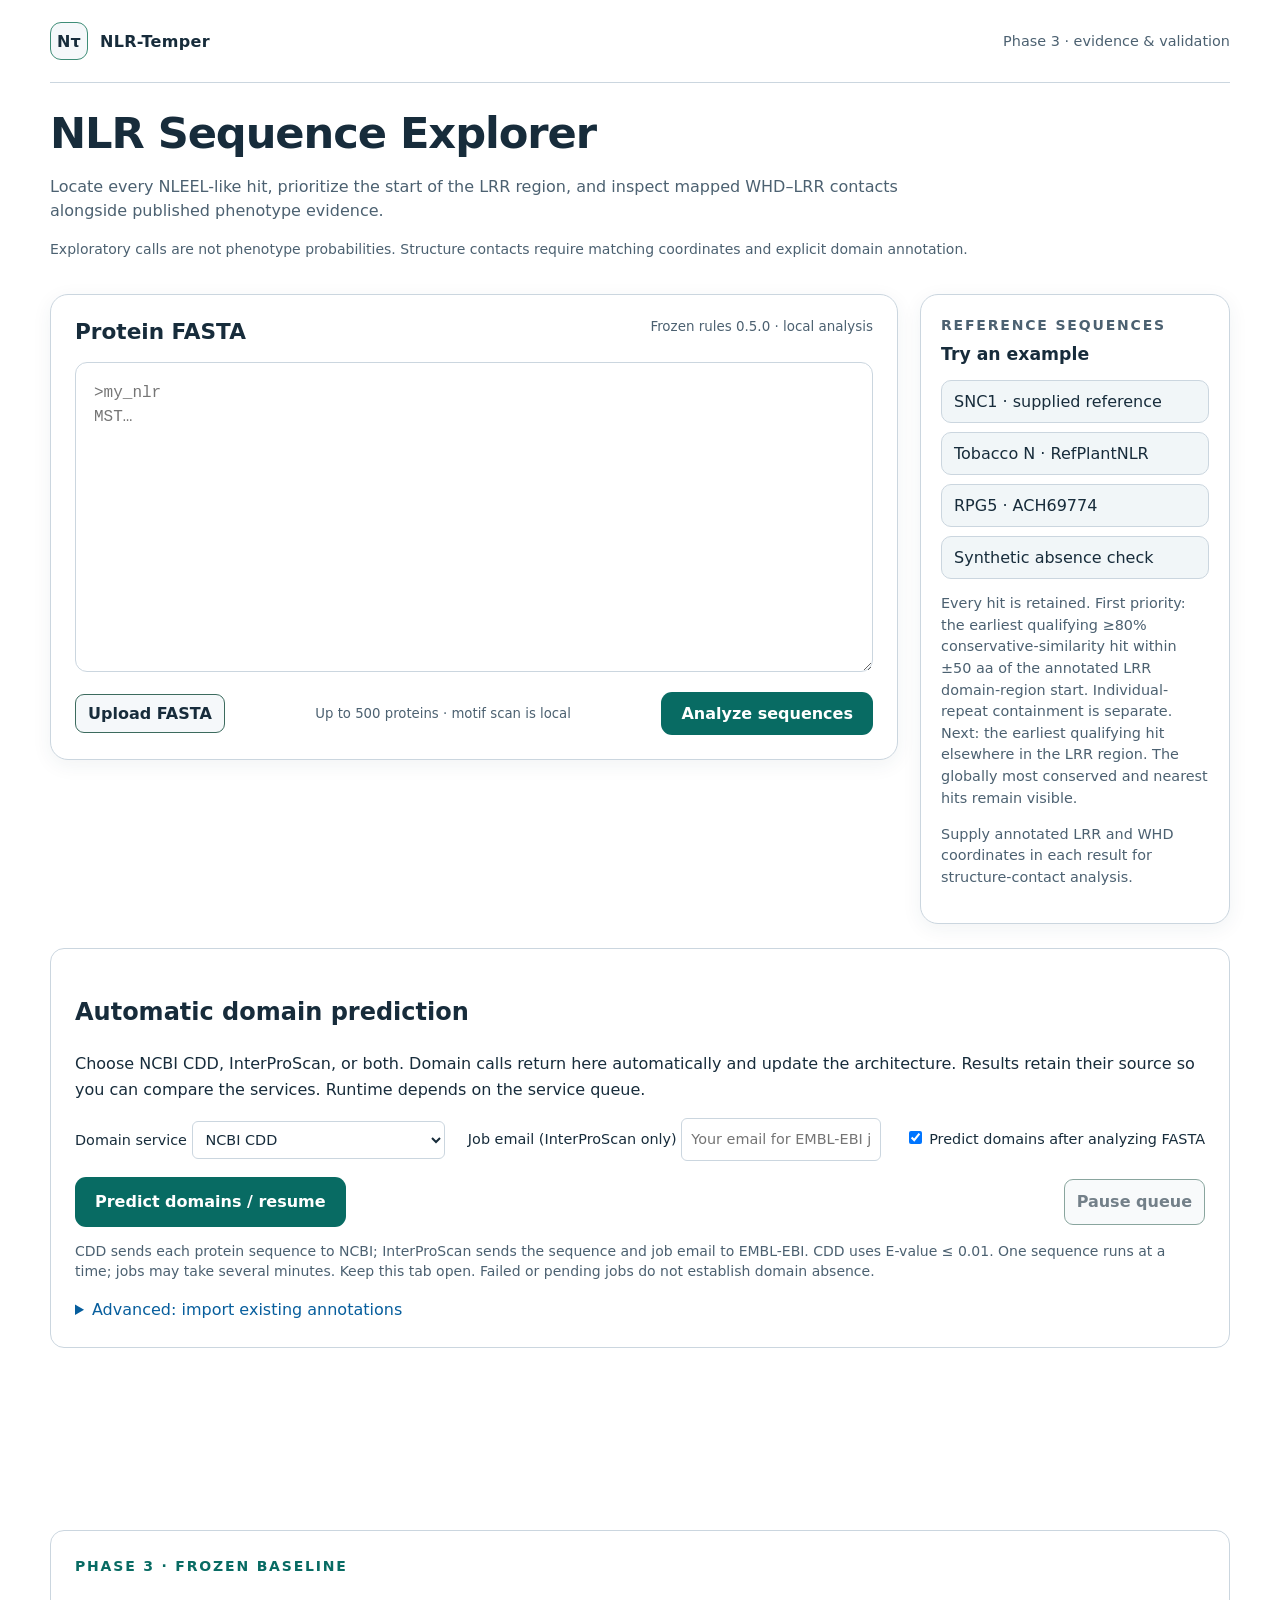
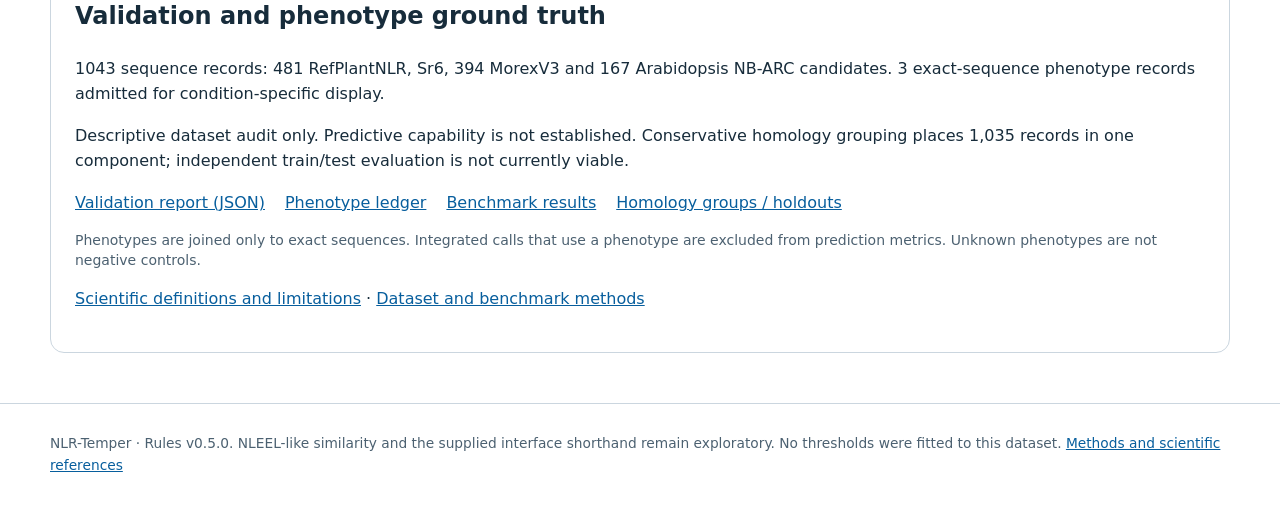
<file: versions/v9/index.html>
<!doctype html>
<html lang="en"><head><meta charset="utf-8"><meta name="viewport" content="width=device-width,initial-scale=1"><meta name="description" content="NLR-Temper: positional motif evidence, mapped WHD–LRR structure contacts, and curated temperature phenotypes."><title>NLR-Temper · NLR Sequence Explorer</title><link rel="stylesheet" href="./styles.css"><link rel="icon" href="data:image/svg+xml,%3Csvg xmlns='http://www.w3.org/2000/svg' viewBox='0 0 64 64'%3E%3Crect width='64' height='64' rx='16' fill='%230d2a23'/%3E%3Cpath d='M14 44V20l18 24V20M39 20h11v24H39' fill='none' stroke='%2357e6b0' stroke-width='5'/%3E%3C/svg%3E"></head>
<body><header class="site-header shell"><div class="brand"><span class="brand-mark">Nτ</span>NLR-Temper</div><span class="phase">Phase 3 · evidence & validation</span></header>
<main class="shell"><div class="compact-intro"><h1>NLR Sequence Explorer</h1><p>Locate every NLEEL-like hit, prioritize the start of the LRR region, and inspect mapped WHD–LRR contacts alongside published phenotype evidence.</p><p class="tiny">Exploratory calls are not phenotype probabilities. Structure contacts require matching coordinates and explicit domain annotation.</p></div>
<section class="workspace"><form id="analysis-form" class="panel"><div class="panel-head"><h2>Protein FASTA</h2><span id="status" class="status" role="status">Loading…</span></div><label for="fasta-input" class="sr-only">Protein FASTA</label><textarea id="fasta-input" required spellcheck="false" placeholder=">my_nlr&#10;MST…"></textarea><div class="actions"><label class="file-button" for="fasta-file">Upload FASTA</label><input id="fasta-file" type="file" accept=".fa,.faa,.fasta,.txt"><span class="input-note">Up to 500 proteins · motif scan is local</span><button id="analyze-button" class="primary" disabled type="submit">Analyze sequences</button></div></form><aside class="side-panel"><p class="eyebrow">Reference sequences</p><h2>Try an example</h2><div class="example-list"><button class="example" type="button" data-example="snc1">SNC1 · supplied reference</button><button class="example" type="button" data-example="tobaccoN">Tobacco N · RefPlantNLR</button><button class="example" type="button" data-example="rpg5">RPG5 · ACH69774</button><button class="example" type="button" data-example="counterexample">Synthetic absence check</button></div><p>Every hit is retained. First priority: the earliest qualifying ≥80% conservative-similarity hit within ±50 aa of the annotated LRR domain-region start. Individual-repeat containment is separate. Next: the earliest qualifying hit elsewhere in the LRR region. The globally most conserved and nearest hits remain visible.</p><p>Supply annotated LRR and WHD coordinates in each result for structure-contact analysis.</p></aside></section>
<section id="short-reference-check" class="validation-panel" hidden><h2>Short sequence alignment · SNC1 and tobacco N</h2><p>Each query is compared separately with both complete amino-acid stretches from your manuscript figure, then fitted beneath their shared reference alignment before domain prediction. Highlighted residues mark the opening motif and its fourth position.</p><div id="short-reference-results"></div><p class="tiny">The best local placement of each full reference stretch is shown, including weak matches and gaps. Identity and paired coverage describe sequence agreement, not a temperature prediction. Existing motif and phenotype rules are unchanged.</p></section><section class="validation-panel automatic-domains"><h2>Automatic domain prediction</h2><p>Choose NCBI CDD, InterProScan, or both. Domain calls return here automatically and update the architecture. Results retain their source so you can compare the services. Runtime depends on the service queue.</p><div class="actions"><label>Domain service <select id="domain-provider"><option value="cdd">NCBI CDD</option><option value="interpro">InterProScan</option><option value="both">Both · CDD then InterProScan</option></select></label><label>Job email (InterProScan only) <input id="job-email" type="email" placeholder="Your email for EMBL-EBI jobs" autocomplete="email"></label><label><input id="predict-domains" type="checkbox" checked> Predict domains after analyzing FASTA</label><button id="predict-domain-button" class="primary" type="button">Predict domains / resume</button><button id="stop-domain-button" class="secondary" type="button" disabled>Pause queue</button></div><p class="tiny">CDD sends each protein sequence to NCBI; InterProScan sends the sequence and job email to EMBL-EBI. CDD uses E-value ≤ 0.01. One sequence runs at a time; jobs may take several minutes. Keep this tab open. Failed or pending jobs do not establish domain absence.</p><p id="domain-status" role="status"></p><div id="domain-progress" aria-live="polite"></div><details><summary>Advanced: import existing annotations</summary><p>Analyze your FASTA first, then load existing HMMER or InterProScan results. This optional import is independent of the automatic services above. Protein identifiers and lengths must match; JSON additionally requires exact sequences.</p><div class="actions"><label>Format <select id="domain-format"><option value="interpro">InterProScan TSV</option><option value="hmmscan">HMMER hmmscan domtblout</option><option value="hmmsearch">HMMER hmmsearch domtblout</option><option value="json">Exact-sequence annotation JSON</option></select></label><label class="file-button">Import annotations<input id="domain-file" type="file" accept=".tsv,.txt,.domtblout,.json"></label></div><p class="tiny">HMMER imports retain independent domain E-values ≤ 1e-5. Generic signature spans, including LRR and protein kinase, are shown with their source; they are not automatically converted into numbered repeats. <a href="./data/annotation-format.md">JSON format and coordinate guidance</a></p></details></section><section id="batch-summary" class="batch-summary" hidden><div class="panel-head"><h2>Candidate comparison</h2><div class="download-actions"><button class="secondary" id="download-csv">CSV</button><button class="secondary" id="download-tsv">TSV</button></div></div><div class="table-wrap"><table><thead><tr><th>Sequence</th><th>Length</th><th>Preferred NLEEL-like</th><th>LRR region start</th><th>NLEEL-like hits (total / LRR region)</th><th>Inside repeat 1?</th><th>Local interface segments</th><th>Sequence call</th><th>Integrated call</th></tr></thead><tbody id="batch-body"></tbody></table></div></section>
<section id="results" class="results" aria-live="polite"></section>
<section id="structure-workspace" class="structure-panel" hidden><div class="panel-head"><div><p class="eyebrow">Structural evidence</p><h2>WHD–LRR contact explorer</h2></div><span id="structure-status" class="status" role="status">No model loaded</span></div><p class="structure-note"><strong>New sequence → structure prediction:</strong> no folding compute service is connected yet. AlphaFold DB below retrieves existing models; it does not fold new sequences. A connected ColabFold/AlphaFold compute service would allow prediction and automatic return here without a UniProt accession. Phyre2 supports batch submissions, but an automated integration has not been verified.</p><p class="structure-note">Full-length models remain intact. Highlighting requires a unique exact sequence mapping. Contacts require source-supported WHD and LRR ranges; inferred sequence boundaries alone do not qualify.</p><div class="structure-controls"><label>Sequence<select id="structure-sequence"></select></label><label>UniProt accession<input id="alphafold-id" placeholder="O23530"></label><button id="load-alphafold" class="primary">Load AlphaFold</button><label class="file-button" for="structure-file">Upload PDB/mmCIF</label><input type="file" id="structure-file" accept=".pdb,.cif,.mmcif,.ent"></div><div class="actions"><label>Protein chain <select id="structure-chain"></select></label><label><input id="confidence-plddt" type="checkbox"> B-factor field is pLDDT (AlphaFold / confirmed model only)</label><button id="focus-motif" class="secondary">Focus ±50 aa</button><button id="reset-view" class="secondary">Full model</button></div><div class="structure-selection"><label for="structure-motif">Motif or region to inspect</label><select id="structure-motif"><option value="preferred">Automatic preferred motif</option></select><div id="custom-region" class="actions" hidden><label>Start residue <input id="region-start" type="number" min="1" step="1"></label><label>End residue <input id="region-end" type="number" min="1" step="1"></label></div><label for="residue-labels">Residue labels</label><select id="residue-labels"><option value="off">Off · uncluttered model</option><option value="selected">Selected motif / range</option><option value="neighbors">Selection + contacting residues</option><option value="all">All residues in the mapped chain</option></select><p class="tiny">Labels show amino-acid identity and query position, followed by [PDB chain:residue]. Choose any detected motif, all motifs, or a custom range. The automatic preferred motif and phenotype call remain unchanged.</p><p id="selection-summary" role="status"></p></div><div class="structure-grid"><div id="viewer" class="viewer" aria-label="Interactive protein structure"></div><aside class="viewer-legend"><h3>Mapped layers</h3><p><span class="swatch context-swatch"></span>Selected motif / region ±50 aa</p><p><span class="swatch motif-swatch"></span>Selected motif / region residues</p><p><span class="swatch second-swatch"></span>Second-E-equivalent position (motifs only)</p><p><span class="swatch interface-swatch"></span>Local constrained interface positions</p><div id="plddt-summary" class="plddt-summary">Confidence unavailable</div><p>pLDDT: dark blue ≥90, light blue ≥70, yellow ≥50, orange &lt;50.</p><p class="tiny">Overlay colors replace confidence colors in highlighted regions. High pLDDT does not establish accurate interdomain placement; PAE is not assessed.</p></aside></div><section id="selection-contacts"></section><section id="residue-context">Load a matching structure to assess motif residues.</section><button id="download-residues" class="secondary" type="button">Download selected residue table</button><section id="structure-evidence" aria-live="polite"></section><button id="download-contacts" class="secondary" disabled>Download contact pairs (TSV)</button></section>
<section class="validation-panel"><p class="eyebrow">Phase 3 · frozen baseline</p><h2>Validation and phenotype ground truth</h2><div id="validation-summary">Loading dataset audit…</div><p class="tiny">Phenotypes are joined only to exact sequences. Integrated calls that use a phenotype are excluded from prediction metrics. Unknown phenotypes are not negative controls.</p><p><a href="./data/SCIENTIFIC_STATUS.md">Scientific definitions and limitations</a> · <a href="./data/VALIDATION.md">Dataset and benchmark methods</a></p></section></main>
<footer class="footer"><div class="shell">NLR-Temper · Rules v0.5.0. NLEEL-like similarity and the supplied interface shorthand remain exploratory. No thresholds were fitted to this dataset. <a href="https://github.com/shysol4u/NLR-Temper#scientific-references">Methods and scientific references</a></div></footer>
<script src="./vendor/3Dmol-min.js"></script><script type="module" src="./app.mjs"></script></body></html>
</file>
<file: styles.css>
:root {
  color-scheme: dark;
  --bg: #07110f;
  --panel: #0d1c19;
  --panel-2: #112722;
  --line: #27443d;
  --text: #eefbf7;
  --muted: #9ab9b0;
  --mint: #57e6b0;
  --cyan: #6dd9e9;
  --amber: #ffc96b;
  --red: #ff8f8f;
  font-family: Inter, ui-sans-serif, system-ui, -apple-system, BlinkMacSystemFont, "Segoe UI", sans-serif;
}
[hidden] { display: none !important; }
a { color: var(--cyan); }
button:disabled { cursor: wait; opacity: .6; }
.compact-intro { padding: 26px 0 20px; }
.compact-intro h1 { font-size: clamp(1.8rem,4vw,2.7rem); line-height:1.15; letter-spacing:-.025em; }
.compact-intro p { max-width: 930px; color:var(--muted); line-height:1.5; }
.annotation-fields { display:grid; grid-template-columns:repeat(3,minmax(0,1fr)); gap:12px; margin:14px 0; }
.annotation-fields label { display:grid; gap:6px; font-size:.9rem; }
.annotation-fields label:last-child { grid-column:1/-1; }
input:not([type=file]):not([type=checkbox]), select { background:#071411; color:var(--text); padding:9px; border:1px solid var(--line); border-radius:6px; min-width:0; }
.annotation-error { color:var(--red); padding:10px; }
.domain.whd { background:#96712c; }
.validation-panel { padding:24px; border:1px solid var(--line); border-radius:14px; margin:24px 0 50px; line-height:1.6; }
.validation-panel .download-actions { flex-wrap:wrap; gap:20px; }
#structure-evidence { padding:20px 0; line-height:1.6; }
.tiny { font-size:.85rem !important; }
th { font-size:.8rem !important; }

* { box-sizing: border-box; }
html { scroll-behavior: smooth; }
body { margin: 0; background: radial-gradient(circle at 20% 0%, #12362d 0, transparent 32rem), var(--bg); color: var(--text); min-height: 100vh; }
button, textarea, select, input { font: inherit; }
button { cursor: pointer; }
.shell { width: min(1180px, calc(100% - 32px)); margin: 0 auto; }
.site-header { display: flex; justify-content: space-between; align-items: center; padding: 22px 0; border-bottom: 1px solid var(--line); }
.brand { display: flex; gap: 12px; align-items: center; font-weight: 750; letter-spacing: .02em; }
.brand-mark { display: grid; place-items: center; width: 38px; height: 38px; border: 1px solid #3e8d77; border-radius: 11px; color: var(--mint); background: #0e2a23; }
.phase { color: var(--muted); font-size: .9rem; }
.intro { display: grid; grid-template-columns: 1.25fr .75fr; gap: 34px; padding: 62px 0 34px; }
.eyebrow { margin: 0 0 8px; color: var(--mint); text-transform: uppercase; font-size: .78rem; font-weight: 800; letter-spacing: .13em; }
h1 { margin: 0; font-size: clamp(2.4rem, 6vw, 5.4rem); line-height: .96; letter-spacing: -.055em; max-width: 820px; }
.lede { max-width: 720px; margin: 24px 0 0; color: #c2dad3; font-size: 1.08rem; line-height: 1.65; }
.safety-note { align-self: end; padding: 20px; border-left: 3px solid var(--amber); background: rgba(255, 201, 107, .07); color: #f7e4bf; line-height: 1.55; }
.workspace { display: grid; grid-template-columns: minmax(0, 1fr) 310px; gap: 22px; align-items: start; }
.panel, .side-panel, .result-card { background: rgba(13, 28, 25, .92); border: 1px solid var(--line); border-radius: 18px; box-shadow: 0 20px 70px rgba(0,0,0,.18); }
.panel { padding: 24px; }
.panel-head, .section-title, .result-head { display: flex; justify-content: space-between; align-items: start; gap: 18px; }
.panel h2, .result-card h2 { margin: 0; font-size: 1.35rem; }
.status { color: var(--muted); font-size: .84rem; }
textarea { width: 100%; min-height: 310px; margin: 18px 0 16px; padding: 18px; resize: vertical; border: 1px solid #31554b; border-radius: 12px; outline: none; background: #071411; color: #dff9f0; font-family: "SFMono-Regular", Consolas, monospace; line-height: 1.55; }
textarea:focus { border-color: var(--mint); box-shadow: 0 0 0 3px rgba(87, 230, 176, .14); }
.actions { display: flex; justify-content: space-between; align-items: center; gap: 16px; flex-wrap: wrap; }
.primary { border: 0; border-radius: 11px; padding: 12px 20px; background: var(--mint); color: #052119; font-weight: 850; }
.primary:hover { background: #77efc3; }
.secondary, .file-button { border: 1px solid #3c6b5e; border-radius: 9px; padding: 9px 12px; background: #10251f; color: var(--text); font-weight: 700; }
.secondary:hover, .file-button:hover { border-color: var(--mint); }
.file-actions { display: flex; align-items: center; }
input[type="file"] { position: absolute; width: 1px; height: 1px; overflow: hidden; opacity: 0; }
.input-note { color: var(--muted); font-size: .83rem; }
.side-panel { padding: 20px; }
.side-panel h2 { margin: 0 0 8px; font-size: 1.08rem; }
.side-panel p { color: var(--muted); line-height: 1.5; font-size: .9rem; }
.example-list { display: grid; gap: 9px; margin-top: 16px; }
.example { text-align: left; padding: 11px 12px; border: 1px solid var(--line); border-radius: 10px; background: var(--panel-2); color: var(--text); }
.example:hover { border-color: var(--cyan); }
.results { display: grid; gap: 20px; padding: 28px 0 80px; scroll-margin-top: 18px; }
.batch-summary, .structure-panel { margin-top: 28px; padding: 24px; background: rgba(13,28,25,.92); border: 1px solid var(--line); border-radius: 18px; scroll-margin-top: 18px; }
.download-actions { display: flex; gap: 8px; }
.table-wrap { overflow-x: auto; margin-top: 18px; }
table { width: 100%; border-collapse: collapse; font-size: .88rem; }
th, td { padding: 11px 12px; border-bottom: 1px solid var(--line); text-align: left; white-space: nowrap; }
th { color: var(--muted); font-size: .73rem; text-transform: uppercase; letter-spacing: .07em; }
td a { color: var(--cyan); }
.result-card { padding: 24px; }
.result-head { align-items: center; }
.badge { display: inline-flex; padding: 7px 11px; border-radius: 999px; font-weight: 850; font-size: .85rem; }
.badge.ts { background: rgba(87,230,176,.16); color: #86f3ca; border: 1px solid #368a70; }
.badge.uncertain { background: rgba(255,201,107,.13); color: #ffd990; border: 1px solid #795f2d; }
.badge.tt { background: rgba(214,140,255,.13); color: #e4b2ff; border: 1px solid #754a8d; }
.badge.mini { padding: 4px 8px; font-size: .72rem; }
.score-strip { display: grid; grid-template-columns: 1fr 1fr .7fr; gap: 12px; margin: 20px 0; }
.score-strip > div { padding: 13px; border-radius: 10px; background: #0a1714; border: 1px solid var(--line); }
.score-strip span { display: block; color: var(--muted); font-size: .75rem; }
.score-strip strong { display: block; margin: 5px 0; }
meter { width: 100%; accent-color: var(--mint); }
.metrics { display: grid; grid-template-columns: repeat(6, minmax(0, 1fr)); gap: 1px; margin: 22px 0; overflow: hidden; border: 1px solid var(--line); border-radius: 12px; background: var(--line); }
.metrics div { padding: 14px; background: #0b1815; min-width: 0; }
.metrics span { display: block; color: var(--muted); font-size: .72rem; text-transform: uppercase; letter-spacing: .08em; }
.metrics strong { display: block; margin-top: 7px; overflow-wrap: anywhere; font-size: .9rem; }
.interpretation, .withheld { padding: 16px 18px; border-radius: 12px; background: var(--panel-2); }
.withheld { margin-top: 18px; border-left: 3px solid var(--amber); }
.interface-box { padding: 16px 18px; border-radius: 12px; background: rgba(214,140,255,.06); border-left: 3px solid #d68cff; }
.interface-box p { margin: 6px 0 0; color: #c6dad4; line-height: 1.5; }
.interpretation h3, .withheld h3, .result-card section h3 { margin: 0 0 7px; font-size: .94rem; }
.interpretation p, .withheld p { margin: 0; color: #bed5ce; line-height: 1.55; }
.result-card section { margin-top: 20px; }
.section-title span { color: var(--muted); font-size: .8rem; }
.sequence { padding: 16px; border: 1px solid var(--line); border-radius: 10px; background: #06110f; color: #b9d3cb; font: .88rem/1.75 "SFMono-Regular", Consolas, monospace; overflow-wrap: anywhere; letter-spacing: .02em; }
.sequence.context { margin-top: 10px; }
mark.motif { padding: 3px 1px; border-radius: 3px; background: rgba(109,217,233,.23); color: #baf5ff; box-shadow: inset 0 -2px #63cad9; }
.second-e { display: inline-block; padding: 0 2px; color: #07110f; background: var(--amber); border-radius: 2px; }
details { margin-top: 16px; }
summary { color: var(--cyan); cursor: pointer; }
.full { margin-top: 10px; max-height: 300px; overflow-y: auto; }
.error { padding: 18px; border: 1px solid #864646; border-radius: 12px; background: rgba(255, 82, 82, .09); color: #ffc4c4; }
.domain-map { position: relative; height: 54px; margin-top: 12px; border-radius: 10px; background: #06110f; border: 1px solid var(--line); overflow: hidden; }
.domain { position: absolute; top: 12px; height: 30px; display: grid; place-items: center; overflow: hidden; white-space: nowrap; font-size: .7rem; font-weight: 800; border-right: 2px solid #07110f; }
.domain.nterm { background: #295347; }.domain.nbarc { background: #23677a; }.domain.lrr { background: #4f4168; }
.motif-pin, .interface-pin { position: absolute; top: 5px; z-index: 2; width: 4px; height: 44px; border-radius: 4px; background: var(--mint); box-shadow: 0 0 10px var(--mint); }
.interface-pin { top: 10px; height: 34px; width: 3px; background: #d68cff; box-shadow: 0 0 8px #d68cff; }
.tiny { color: var(--muted); font-size: .76rem; line-height: 1.45; }
.structure-panel { margin-bottom: 80px; }
.structure-note { color: var(--muted); line-height: 1.5; }
.structure-controls { display: grid; grid-template-columns: 1fr 1fr auto auto; gap: 10px; align-items: end; margin: 18px 0; }
.structure-controls label:not(.file-button) { display: grid; gap: 6px; color: var(--muted); font-size: .78rem; }
.structure-controls select, .structure-controls input[type="text"] { min-height: 42px; padding: 9px 11px; border: 1px solid #31554b; border-radius: 9px; background: #071411; color: var(--text); }
.structure-grid { display: grid; grid-template-columns: minmax(0,1fr) 250px; border: 1px solid var(--line); border-radius: 14px; overflow: hidden; }
.viewer { position: relative; min-height: 560px; background: #07110f; }
.viewer-legend { padding: 18px; background: #0b1815; border-left: 1px solid var(--line); }
.viewer-legend h3 { margin-top: 0; }.viewer-legend p { color: var(--muted); font-size: .83rem; }
.swatch { display: inline-block; width: 12px; height: 12px; margin-right: 8px; border-radius: 3px; vertical-align: -1px; }
.context-swatch { background: #4bb6c6; }.motif-swatch { background: #57e6b0; }.second-swatch { background: #ffc96b; }.interface-swatch { background: #d68cff; }
.plddt-summary { margin: 18px 0 8px; padding: 11px; border-radius: 9px; background: #10251f; font-weight: 750; }
.sr-only { position: absolute; width: 1px; height: 1px; padding: 0; margin: -1px; overflow: hidden; clip: rect(0,0,0,0); white-space: nowrap; border: 0; }
.footer { padding: 28px 0 50px; border-top: 1px solid var(--line); color: var(--muted); font-size: .86rem; line-height: 1.6; }

@media (max-width: 900px) {
  .intro, .workspace { grid-template-columns: 1fr; }
  .metrics { grid-template-columns: repeat(3, 1fr); }
  .structure-controls { grid-template-columns: 1fr 1fr; }
  .structure-grid { grid-template-columns: 1fr; }.viewer-legend { border-left: 0; border-top: 1px solid var(--line); }
}
@media (max-width: 600px) {
  .shell { width: min(100% - 20px, 1180px); }
  .site-header { padding: 15px 0; }
  .phase { display: none; }
  .intro { padding-top: 38px; }
  .panel, .side-panel, .result-card { border-radius: 13px; padding: 17px; }
  .metrics { grid-template-columns: repeat(2, 1fr); }
  .score-strip, .structure-controls { grid-template-columns: 1fr; }
  .viewer { min-height: 420px; }
  textarea { min-height: 260px; }
}
/* v0.4: white research workspace, aligned sequence and annotation tracks. */
:root{color-scheme:light;--bg:#fff;--panel:#fff;--panel-2:#f1f6f8;--line:#cbd6df;--text:#172c3b;--muted:#4c6171;--mint:#086b63;--cyan:#075e9d;--amber:#efb449;--red:#a32c32}
body{background:#fff;font-size:16px}
.panel,.side-panel,.result-card,.batch-summary,.structure-panel{background:#fff;box-shadow:0 5px 20px #183c5010}
textarea,input:not([type=file]):not([type=checkbox]),select,.structure-controls select,.structure-controls input[type=text]{background:#fff;color:var(--text);border-color:var(--line)}
.secondary,.file-button,.brand-mark,.score-strip>div,.metrics div,.sequence,.viewer,.viewer-legend,.plddt-summary{background:#f5f8fa;color:var(--text)}
.primary{background:#086b63;color:#fff}.primary:hover{background:#095a54}
.interpretation p,.withheld p,.interface-box p,.lede{color:var(--text)}
.badge.ts{background:#e2f4ed;color:#075e43}.badge.tt{background:#f0e8f7;color:#663582}.badge.uncertain{background:#fff3d7;color:#765008}
.tiny,th,.score-strip span,.section-title span,.structure-controls label:not(.file-button),.eyebrow{font-size:.875rem!important}
.sequence{overflow-x:auto;letter-spacing:0;font-size:.9rem;line-height:1.9}
.sequence-row{display:flex;gap:1.3ch;white-space:pre;width:max-content;min-width:100%}.coordinate{color:#51687b;min-width:5ch;text-align:right;user-select:none}
.sequence .motif,mark.motif{background:#d0eeea;color:#084d49;padding:0;box-shadow:none;border-radius:0}
.sequence .second-e{background:#ffd785;color:#493108;padding:0;display:inline;border-radius:0}
.architecture{padding:16px 12px;border:1px solid var(--line);border-radius:10px;background:#fbfdff}
.architecture-row{display:grid;grid-template-columns:minmax(150px,25%) 1fr;gap:16px;align-items:center;margin:9px 0;font-size:.875rem}
.architecture-row>span{overflow-wrap:anywhere}.architecture-track{position:relative;height:23px;background:linear-gradient(transparent 10px,#dce5eb 10px,#dce5eb 12px,transparent 12px)}
.architecture-domain{position:absolute;top:3px;height:17px;min-width:2px;background:#357aaa;border:1px solid #235c84;border-radius:2px}
.architecture-domain.lrr{background:#c2cbe9;border-color:#6b77a5}.architecture-domain.repeat{background:#d8def0;border-color:#6b77a5}.architecture-domain.first{background:#097c71;border-color:#065e57}.architecture-domain.whd{background:#ddac4c;border-color:#997227}.architecture-domain.estimate{background:#e9eef2;border:1px dashed #738593}
.architecture-hit{position:absolute;top:0;width:9px;min-height:23px;padding:0;background:#086b63;border:1px solid #fff;transform:translateX(-3px);border-radius:3px}.architecture-hit.preferred{background:#b05b00}.architecture-hit:focus{outline:3px solid #195dcc;z-index:4}
.architecture-axis{display:flex;justify-content:space-between;color:var(--muted)}
.motif-link{background:#e4f3f1;color:#075d54;border:1px solid #aacdc8;border-radius:4px;font-family:monospace;padding:5px}
.motif-window{border-left:4px solid #086b63;padding:16px;background:#f4faf9}.reference-comparison{border-top:1px solid var(--line);padding:12px 0}.reference-comparison p{line-height:1.55}
.alignment{overflow-x:auto;background:#f4f7fa;padding:12px;font-size:.875rem}.alignment pre{font-family:monospace;line-height:1.6;margin:8px 0;white-space:pre}
.annotation-fields textarea{min-height:70px;margin:0}.full{max-height:370px}a:focus-visible,button:focus-visible,label:focus-within{outline:2px solid #075e9d;outline-offset:3px}
@media(max-width:600px){.annotation-fields{grid-template-columns:1fr}.architecture-row{grid-template-columns:115px 1fr;gap:7px}.architecture{padding:9px 6px}.section-title{flex-wrap:wrap}}
.overview-row{padding:8px 0 16px;border-bottom:1px solid var(--line)}.overview-domain{height:27px;top:0;background:#245b86;color:white;font-weight:700;font-size:.875rem;text-align:center;white-space:nowrap;overflow:hidden}.overview-row .architecture-track{height:30px}
.lrr-start-marker{position:absolute;height:24px;top:0;border-left:3px solid #087368;z-index:2}.proximal-band{position:absolute;height:20px;top:2px;background:#08736820;border:1px dashed #087368}
.domain-status{padding:10px 12px;background:#edf5fb;border-left:3px solid #3979a8;line-height:1.5}.automatic-domains .actions{align-items:center}.automatic-domains label{font-size:.9rem}.automatic-domains input[type=email]{max-width:260px}.automatic-domains code{overflow-wrap:anywhere}#residue-context{margin:20px 0}

.short-grid{display:grid;grid-template-columns:repeat(auto-fit,minmax(min(100%,440px),1fr));gap:18px}.short-query{border-top:1px solid var(--line);padding:16px 0}.short-query h3{overflow-wrap:anywhere}.short-pair h4{margin:8px 0}.short-pair p{font-size:.875rem;line-height:1.5}.short-line{display:flex;white-space:pre;font-family:monospace;line-height:1.7;font-size:1rem}.short-line>span:first-child{display:inline-block;flex:0 0 13ch}.short-line code{font:inherit;white-space:pre}.short-pair .alignment{overflow-x:auto}#short-reference-check[hidden]{display:none}
/* Optional structure inspection and the joint manuscript alignment. */
.structure-selection{display:grid;grid-template-columns:1fr;gap:8px;margin:20px 0;padding:16px;border:1px solid var(--line);border-radius:10px;background:#f7fafc}
.structure-selection>label{font-weight:650}.structure-selection select{width:100%}.structure-selection p{margin:4px 0;line-height:1.5}
#custom-region{justify-content:flex-start;margin:6px 0}#custom-region input{width:8rem}.joint-pair{border-top:1px solid var(--line);padding:16px 0 22px;margin-bottom:10px}
.short-line code>span{display:inline-block;width:1ch;padding:0;text-align:center}.short-line .motif{background:#d0eeea;color:#084d49}.joint-line>span:first-child{flex:0 0 18ch}
#selection-contacts{margin:24px 0;line-height:1.5}
/* Version 9 polish: black text, light colored title tabs and concise examples. */
:root{--text:#000;--muted:#000}
body,body *{color:#000!important}
input::placeholder,textarea::placeholder{color:#000;opacity:1}
.site-header{margin-top:16px;padding:16px 20px;background:#ccece6;border:1px solid #a8d7cf;border-bottom:3px solid #16746e;border-radius:12px}
.brand-mark{background:#a1dbcd;border-color:#5caa96}
.compact-intro h1{display:inline-block;padding:12px 18px;background:#e0eff8;border-left:5px solid #2278a1;border-radius:0 10px 10px 0}
.primary{background:#afe2d1}.primary:hover{background:#94d6bf}
.overview-domain{background:#b8daee;border-color:#235c84}
button:disabled{opacity:1;background:#e5eaed}
.evidence-summary td{white-space:normal;vertical-align:top;min-width:150px}.evidence-summary td:nth-child(2){min-width:300px;line-height:1.5}.evidence-summary p{line-height:1.5}
.reference-context{background:#e9f5f1;border-left:4px solid #16746e;padding:16px;line-height:1.6}.reference-badge{background:#ccece6;border:1px solid #16746e}
</file>
<file: compare/compare.css>
:root{font-family:Inter,ui-sans-serif,system-ui,sans-serif;color:#172c3b;background:#fff;color-scheme:light}*{box-sizing:border-box}body{margin:0}a{color:#075e9d}a:focus-visible{outline:3px solid #075e9d;outline-offset:3px}.compare-header{display:flex;justify-content:space-between;align-items:center;gap:20px;padding:18px 24px;border-bottom:1px solid #cbd6df}.compare-header h1{font-size:1.4rem;margin:0 0 5px}.compare-header p{margin:0;color:#4c6171;font-size:1rem}.comparison{display:grid;grid-template-columns:minmax(0,1fr) minmax(0,1fr);gap:12px;padding:12px}.comparison section{min-width:0;border:1px solid #cbd6df;border-radius:10px;overflow:hidden}.pane-heading{min-height:90px;display:flex;align-items:center;justify-content:space-between;flex-wrap:wrap;gap:12px;padding:14px 18px;background:#f3f7fa;border-bottom:1px solid #cbd6df}.pane-heading h2{font-size:1.1rem;margin:0 0 5px}.pane-heading p{font-size:.875rem;color:#4c6171;margin:0}.pane-heading a{font-size:.875rem;font-weight:650}iframe{display:block;width:100%;height:calc(100vh - 235px);min-height:620px;border:0;background:#fff}.comparison-note{font-size:.875rem;color:#4c6171;line-height:1.5;padding:0 24px 14px;margin:0}@media(max-width:760px){.compare-header{align-items:flex-start;flex-direction:column}.comparison{grid-template-columns:1fr}iframe{min-height:660px;height:75vh}}
</file>
<file: versions/v10/styles.css>
:root {
  color-scheme: dark;
  --bg: #07110f;
  --panel: #0d1c19;
  --panel-2: #112722;
  --line: #27443d;
  --text: #eefbf7;
  --muted: #9ab9b0;
  --mint: #57e6b0;
  --cyan: #6dd9e9;
  --amber: #ffc96b;
  --red: #ff8f8f;
  font-family: Inter, ui-sans-serif, system-ui, -apple-system, BlinkMacSystemFont, "Segoe UI", sans-serif;
}
[hidden] { display: none !important; }
a { color: var(--cyan); }
button:disabled { cursor: wait; opacity: .6; }
.compact-intro { padding: 26px 0 20px; }
.compact-intro h1 { font-size: clamp(1.8rem,4vw,2.7rem); line-height:1.15; letter-spacing:-.025em; }
.compact-intro p { max-width: 930px; color:var(--muted); line-height:1.5; }
.annotation-fields { display:grid; grid-template-columns:repeat(3,minmax(0,1fr)); gap:12px; margin:14px 0; }
.annotation-fields label { display:grid; gap:6px; font-size:.9rem; }
.annotation-fields label:last-child { grid-column:1/-1; }
input:not([type=file]):not([type=checkbox]), select { background:#071411; color:var(--text); padding:9px; border:1px solid var(--line); border-radius:6px; min-width:0; }
.annotation-error { color:var(--red); padding:10px; }
.domain.whd { background:#96712c; }
.validation-panel { padding:24px; border:1px solid var(--line); border-radius:14px; margin:24px 0 50px; line-height:1.6; }
.validation-panel .download-actions { flex-wrap:wrap; gap:20px; }
#structure-evidence { padding:20px 0; line-height:1.6; }
.tiny { font-size:.85rem !important; }
th { font-size:.8rem !important; }

* { box-sizing: border-box; }
html { scroll-behavior: smooth; }
body { margin: 0; background: radial-gradient(circle at 20% 0%, #12362d 0, transparent 32rem), var(--bg); color: var(--text); min-height: 100vh; }
button, textarea, select, input { font: inherit; }
button { cursor: pointer; }
.shell { width: min(1180px, calc(100% - 32px)); margin: 0 auto; }
.site-header { display: flex; justify-content: space-between; align-items: center; padding: 22px 0; border-bottom: 1px solid var(--line); }
.brand { display: flex; gap: 12px; align-items: center; font-weight: 750; letter-spacing: .02em; }
.brand-mark { display: grid; place-items: center; width: 38px; height: 38px; border: 1px solid #3e8d77; border-radius: 11px; color: var(--mint); background: #0e2a23; }
.phase { color: var(--muted); font-size: .9rem; }
.intro { display: grid; grid-template-columns: 1.25fr .75fr; gap: 34px; padding: 62px 0 34px; }
.eyebrow { margin: 0 0 8px; color: var(--mint); text-transform: uppercase; font-size: .78rem; font-weight: 800; letter-spacing: .13em; }
h1 { margin: 0; font-size: clamp(2.4rem, 6vw, 5.4rem); line-height: .96; letter-spacing: -.055em; max-width: 820px; }
.lede { max-width: 720px; margin: 24px 0 0; color: #c2dad3; font-size: 1.08rem; line-height: 1.65; }
.safety-note { align-self: end; padding: 20px; border-left: 3px solid var(--amber); background: rgba(255, 201, 107, .07); color: #f7e4bf; line-height: 1.55; }
.workspace { display: grid; grid-template-columns: minmax(0, 1fr) 310px; gap: 22px; align-items: start; }
.panel, .side-panel, .result-card { background: rgba(13, 28, 25, .92); border: 1px solid var(--line); border-radius: 18px; box-shadow: 0 20px 70px rgba(0,0,0,.18); }
.panel { padding: 24px; }
.panel-head, .section-title, .result-head { display: flex; justify-content: space-between; align-items: start; gap: 18px; }
.panel h2, .result-card h2 { margin: 0; font-size: 1.35rem; }
.status { color: var(--muted); font-size: .84rem; }
textarea { width: 100%; min-height: 310px; margin: 18px 0 16px; padding: 18px; resize: vertical; border: 1px solid #31554b; border-radius: 12px; outline: none; background: #071411; color: #dff9f0; font-family: "SFMono-Regular", Consolas, monospace; line-height: 1.55; }
textarea:focus { border-color: var(--mint); box-shadow: 0 0 0 3px rgba(87, 230, 176, .14); }
.actions { display: flex; justify-content: space-between; align-items: center; gap: 16px; flex-wrap: wrap; }
.primary { border: 0; border-radius: 11px; padding: 12px 20px; background: var(--mint); color: #052119; font-weight: 850; }
.primary:hover { background: #77efc3; }
.secondary, .file-button { border: 1px solid #3c6b5e; border-radius: 9px; padding: 9px 12px; background: #10251f; color: var(--text); font-weight: 700; }
.secondary:hover, .file-button:hover { border-color: var(--mint); }
.file-actions { display: flex; align-items: center; }
input[type="file"] { position: absolute; width: 1px; height: 1px; overflow: hidden; opacity: 0; }
.input-note { color: var(--muted); font-size: .83rem; }
.side-panel { padding: 20px; }
.side-panel h2 { margin: 0 0 8px; font-size: 1.08rem; }
.side-panel p { color: var(--muted); line-height: 1.5; font-size: .9rem; }
.example-list { display: grid; gap: 9px; margin-top: 16px; }
.example { text-align: left; padding: 11px 12px; border: 1px solid var(--line); border-radius: 10px; background: var(--panel-2); color: var(--text); }
.example:hover { border-color: var(--cyan); }
.results { display: grid; gap: 20px; padding: 28px 0 80px; scroll-margin-top: 18px; }
.batch-summary, .structure-panel { margin-top: 28px; padding: 24px; background: rgba(13,28,25,.92); border: 1px solid var(--line); border-radius: 18px; scroll-margin-top: 18px; }
.download-actions { display: flex; gap: 8px; }
.table-wrap { overflow-x: auto; margin-top: 18px; }
table { width: 100%; border-collapse: collapse; font-size: .88rem; }
th, td { padding: 11px 12px; border-bottom: 1px solid var(--line); text-align: left; white-space: nowrap; }
th { color: var(--muted); font-size: .73rem; text-transform: uppercase; letter-spacing: .07em; }
td a { color: var(--cyan); }
.result-card { padding: 24px; }
.result-head { align-items: center; }
.badge { display: inline-flex; padding: 7px 11px; border-radius: 999px; font-weight: 850; font-size: .85rem; }
.badge.ts { background: rgba(87,230,176,.16); color: #86f3ca; border: 1px solid #368a70; }
.badge.uncertain { background: rgba(255,201,107,.13); color: #ffd990; border: 1px solid #795f2d; }
.badge.tt { background: rgba(214,140,255,.13); color: #e4b2ff; border: 1px solid #754a8d; }
.badge.mini { padding: 4px 8px; font-size: .72rem; }
.score-strip { display: grid; grid-template-columns: 1fr 1fr .7fr; gap: 12px; margin: 20px 0; }
.score-strip > div { padding: 13px; border-radius: 10px; background: #0a1714; border: 1px solid var(--line); }
.score-strip span { display: block; color: var(--muted); font-size: .75rem; }
.score-strip strong { display: block; margin: 5px 0; }
meter { width: 100%; accent-color: var(--mint); }
.metrics { display: grid; grid-template-columns: repeat(6, minmax(0, 1fr)); gap: 1px; margin: 22px 0; overflow: hidden; border: 1px solid var(--line); border-radius: 12px; background: var(--line); }
.metrics div { padding: 14px; background: #0b1815; min-width: 0; }
.metrics span { display: block; color: var(--muted); font-size: .72rem; text-transform: uppercase; letter-spacing: .08em; }
.metrics strong { display: block; margin-top: 7px; overflow-wrap: anywhere; font-size: .9rem; }
.interpretation, .withheld { padding: 16px 18px; border-radius: 12px; background: var(--panel-2); }
.withheld { margin-top: 18px; border-left: 3px solid var(--amber); }
.interface-box { padding: 16px 18px; border-radius: 12px; background: rgba(214,140,255,.06); border-left: 3px solid #d68cff; }
.interface-box p { margin: 6px 0 0; color: #c6dad4; line-height: 1.5; }
.interpretation h3, .withheld h3, .result-card section h3 { margin: 0 0 7px; font-size: .94rem; }
.interpretation p, .withheld p { margin: 0; color: #bed5ce; line-height: 1.55; }
.result-card section { margin-top: 20px; }
.section-title span { color: var(--muted); font-size: .8rem; }
.sequence { padding: 16px; border: 1px solid var(--line); border-radius: 10px; background: #06110f; color: #b9d3cb; font: .88rem/1.75 "SFMono-Regular", Consolas, monospace; overflow-wrap: anywhere; letter-spacing: .02em; }
.sequence.context { margin-top: 10px; }
mark.motif { padding: 3px 1px; border-radius: 3px; background: rgba(109,217,233,.23); color: #baf5ff; box-shadow: inset 0 -2px #63cad9; }
.second-e { display: inline-block; padding: 0 2px; color: #07110f; background: var(--amber); border-radius: 2px; }
details { margin-top: 16px; }
summary { color: var(--cyan); cursor: pointer; }
.full { margin-top: 10px; max-height: 300px; overflow-y: auto; }
.error { padding: 18px; border: 1px solid #864646; border-radius: 12px; background: rgba(255, 82, 82, .09); color: #ffc4c4; }
.domain-map { position: relative; height: 54px; margin-top: 12px; border-radius: 10px; background: #06110f; border: 1px solid var(--line); overflow: hidden; }
.domain { position: absolute; top: 12px; height: 30px; display: grid; place-items: center; overflow: hidden; white-space: nowrap; font-size: .7rem; font-weight: 800; border-right: 2px solid #07110f; }
.domain.nterm { background: #295347; }.domain.nbarc { background: #23677a; }.domain.lrr { background: #4f4168; }
.motif-pin, .interface-pin { position: absolute; top: 5px; z-index: 2; width: 4px; height: 44px; border-radius: 4px; background: var(--mint); box-shadow: 0 0 10px var(--mint); }
.interface-pin { top: 10px; height: 34px; width: 3px; background: #d68cff; box-shadow: 0 0 8px #d68cff; }
.tiny { color: var(--muted); font-size: .76rem; line-height: 1.45; }
.structure-panel { margin-bottom: 80px; }
.structure-note { color: var(--muted); line-height: 1.5; }
.structure-controls { display: grid; grid-template-columns: 1fr 1fr auto auto; gap: 10px; align-items: end; margin: 18px 0; }
.structure-controls label:not(.file-button) { display: grid; gap: 6px; color: var(--muted); font-size: .78rem; }
.structure-controls select, .structure-controls input[type="text"] { min-height: 42px; padding: 9px 11px; border: 1px solid #31554b; border-radius: 9px; background: #071411; color: var(--text); }
.structure-grid { display: grid; grid-template-columns: minmax(0,1fr) 250px; border: 1px solid var(--line); border-radius: 14px; overflow: hidden; }
.viewer { position: relative; min-height: 560px; background: #07110f; }
.viewer-legend { padding: 18px; background: #0b1815; border-left: 1px solid var(--line); }
.viewer-legend h3 { margin-top: 0; }.viewer-legend p { color: var(--muted); font-size: .83rem; }
.swatch { display: inline-block; width: 12px; height: 12px; margin-right: 8px; border-radius: 3px; vertical-align: -1px; }
.context-swatch { background: #4bb6c6; }.motif-swatch { background: #57e6b0; }.second-swatch { background: #ffc96b; }.interface-swatch { background: #d68cff; }
.plddt-summary { margin: 18px 0 8px; padding: 11px; border-radius: 9px; background: #10251f; font-weight: 750; }
.sr-only { position: absolute; width: 1px; height: 1px; padding: 0; margin: -1px; overflow: hidden; clip: rect(0,0,0,0); white-space: nowrap; border: 0; }
.footer { padding: 28px 0 50px; border-top: 1px solid var(--line); color: var(--muted); font-size: .86rem; line-height: 1.6; }

@media (max-width: 900px) {
  .intro, .workspace { grid-template-columns: 1fr; }
  .metrics { grid-template-columns: repeat(3, 1fr); }
  .structure-controls { grid-template-columns: 1fr 1fr; }
  .structure-grid { grid-template-columns: 1fr; }.viewer-legend { border-left: 0; border-top: 1px solid var(--line); }
}
@media (max-width: 600px) {
  .shell { width: min(100% - 20px, 1180px); }
  .site-header { padding: 15px 0; }
  .phase { display: none; }
  .intro { padding-top: 38px; }
  .panel, .side-panel, .result-card { border-radius: 13px; padding: 17px; }
  .metrics { grid-template-columns: repeat(2, 1fr); }
  .score-strip, .structure-controls { grid-template-columns: 1fr; }
  .viewer { min-height: 420px; }
  textarea { min-height: 260px; }
}
/* v0.4: white research workspace, aligned sequence and annotation tracks. */
:root{color-scheme:light;--bg:#fff;--panel:#fff;--panel-2:#f1f6f8;--line:#cbd6df;--text:#172c3b;--muted:#4c6171;--mint:#086b63;--cyan:#075e9d;--amber:#efb449;--red:#a32c32}
body{background:#fff;font-size:16px}
.panel,.side-panel,.result-card,.batch-summary,.structure-panel{background:#fff;box-shadow:0 5px 20px #183c5010}
textarea,input:not([type=file]):not([type=checkbox]),select,.structure-controls select,.structure-controls input[type=text]{background:#fff;color:var(--text);border-color:var(--line)}
.secondary,.file-button,.brand-mark,.score-strip>div,.metrics div,.sequence,.viewer,.viewer-legend,.plddt-summary{background:#f5f8fa;color:var(--text)}
.primary{background:#086b63;color:#fff}.primary:hover{background:#095a54}
.interpretation p,.withheld p,.interface-box p,.lede{color:var(--text)}
.badge.ts{background:#e2f4ed;color:#075e43}.badge.tt{background:#f0e8f7;color:#663582}.badge.uncertain{background:#fff3d7;color:#765008}
.tiny,th,.score-strip span,.section-title span,.structure-controls label:not(.file-button),.eyebrow{font-size:.875rem!important}
.sequence{overflow-x:auto;letter-spacing:0;font-size:.9rem;line-height:1.9}
.sequence-row{display:flex;gap:1.3ch;white-space:pre;width:max-content;min-width:100%}.coordinate{color:#51687b;min-width:5ch;text-align:right;user-select:none}
.sequence .motif,mark.motif{background:#d0eeea;color:#084d49;padding:0;box-shadow:none;border-radius:0}
.sequence .second-e{background:#ffd785;color:#493108;padding:0;display:inline;border-radius:0}
.architecture{padding:16px 12px;border:1px solid var(--line);border-radius:10px;background:#fbfdff}
.architecture-row{display:grid;grid-template-columns:minmax(150px,25%) 1fr;gap:16px;align-items:center;margin:9px 0;font-size:.875rem}
.architecture-row>span{overflow-wrap:anywhere}.architecture-track{position:relative;height:23px;background:linear-gradient(transparent 10px,#dce5eb 10px,#dce5eb 12px,transparent 12px)}
.architecture-domain{position:absolute;top:3px;height:17px;min-width:2px;background:#357aaa;border:1px solid #235c84;border-radius:2px}
.architecture-domain.lrr{background:#c2cbe9;border-color:#6b77a5}.architecture-domain.repeat{background:#d8def0;border-color:#6b77a5}.architecture-domain.first{background:#097c71;border-color:#065e57}.architecture-domain.whd{background:#ddac4c;border-color:#997227}.architecture-domain.estimate{background:#e9eef2;border:1px dashed #738593}
.architecture-hit{position:absolute;top:0;width:9px;min-height:23px;padding:0;background:#086b63;border:1px solid #fff;transform:translateX(-3px);border-radius:3px}.architecture-hit.preferred{background:#b05b00}.architecture-hit:focus{outline:3px solid #195dcc;z-index:4}
.architecture-axis{display:flex;justify-content:space-between;color:var(--muted)}
.motif-link{background:#e4f3f1;color:#075d54;border:1px solid #aacdc8;border-radius:4px;font-family:monospace;padding:5px}
.motif-window{border-left:4px solid #086b63;padding:16px;background:#f4faf9}.reference-comparison{border-top:1px solid var(--line);padding:12px 0}.reference-comparison p{line-height:1.55}
.alignment{overflow-x:auto;background:#f4f7fa;padding:12px;font-size:.875rem}.alignment pre{font-family:monospace;line-height:1.6;margin:8px 0;white-space:pre}
.annotation-fields textarea{min-height:70px;margin:0}.full{max-height:370px}a:focus-visible,button:focus-visible,label:focus-within{outline:2px solid #075e9d;outline-offset:3px}
@media(max-width:600px){.annotation-fields{grid-template-columns:1fr}.architecture-row{grid-template-columns:115px 1fr;gap:7px}.architecture{padding:9px 6px}.section-title{flex-wrap:wrap}}
.overview-row{padding:8px 0 16px;border-bottom:1px solid var(--line)}.overview-domain{height:27px;top:0;background:#245b86;color:white;font-weight:700;font-size:.875rem;text-align:center;white-space:nowrap;overflow:hidden}.overview-row .architecture-track{height:30px}
.lrr-start-marker{position:absolute;height:24px;top:0;border-left:3px solid #087368;z-index:2}.proximal-band{position:absolute;height:20px;top:2px;background:#08736820;border:1px dashed #087368}
.domain-status{padding:10px 12px;background:#edf5fb;border-left:3px solid #3979a8;line-height:1.5}.automatic-domains .actions{align-items:center}.automatic-domains label{font-size:.9rem}.automatic-domains input[type=email]{max-width:260px}.automatic-domains code{overflow-wrap:anywhere}#residue-context{margin:20px 0}

.short-grid{display:grid;grid-template-columns:repeat(auto-fit,minmax(min(100%,440px),1fr));gap:18px}.short-query{border-top:1px solid var(--line);padding:16px 0}.short-query h3{overflow-wrap:anywhere}.short-pair h4{margin:8px 0}.short-pair p{font-size:.875rem;line-height:1.5}.short-line{display:flex;white-space:pre;font-family:monospace;line-height:1.7;font-size:1rem}.short-line>span:first-child{display:inline-block;flex:0 0 13ch}.short-line code{font:inherit;white-space:pre}.short-pair .alignment{overflow-x:auto}#short-reference-check[hidden]{display:none}
/* Optional structure inspection and the joint manuscript alignment. */
.structure-selection{display:grid;grid-template-columns:1fr;gap:8px;margin:20px 0;padding:16px;border:1px solid var(--line);border-radius:10px;background:#f7fafc}
.structure-selection>label{font-weight:650}.structure-selection select{width:100%}.structure-selection p{margin:4px 0;line-height:1.5}
#custom-region{justify-content:flex-start;margin:6px 0}#custom-region input{width:8rem}.joint-pair{border-top:1px solid var(--line);padding:16px 0 22px;margin-bottom:10px}
.short-line code>span{display:inline-block;width:1ch;padding:0;text-align:center}.short-line .motif{background:#d0eeea;color:#084d49}.joint-line>span:first-child{flex:0 0 18ch}
#selection-contacts{margin:24px 0;line-height:1.5}
/* Version 9 polish: black text, light colored title tabs and concise examples. */
:root{--text:#000;--muted:#000}
body,body *{color:#000!important}
input::placeholder,textarea::placeholder{color:#000;opacity:1}
.site-header{margin-top:16px;padding:16px 20px;background:#ccece6;border:1px solid #a8d7cf;border-bottom:3px solid #16746e;border-radius:12px}
.brand-mark{background:#a1dbcd;border-color:#5caa96}
.compact-intro h1{display:inline-block;padding:12px 18px;background:#e0eff8;border-left:5px solid #2278a1;border-radius:0 10px 10px 0}
.primary{background:#afe2d1}.primary:hover{background:#94d6bf}
.overview-domain{background:#b8daee;border-color:#235c84}
button:disabled{opacity:1;background:#e5eaed}
</file>
<file: versions/v8/styles.css>
:root {
  color-scheme: dark;
  --bg: #07110f;
  --panel: #0d1c19;
  --panel-2: #112722;
  --line: #27443d;
  --text: #eefbf7;
  --muted: #9ab9b0;
  --mint: #57e6b0;
  --cyan: #6dd9e9;
  --amber: #ffc96b;
  --red: #ff8f8f;
  font-family: Inter, ui-sans-serif, system-ui, -apple-system, BlinkMacSystemFont, "Segoe UI", sans-serif;
}
[hidden] { display: none !important; }
a { color: var(--cyan); }
button:disabled { cursor: wait; opacity: .6; }
.compact-intro { padding: 26px 0 20px; }
.compact-intro h1 { font-size: clamp(1.8rem,4vw,2.7rem); line-height:1.15; letter-spacing:-.025em; }
.compact-intro p { max-width: 930px; color:var(--muted); line-height:1.5; }
.annotation-fields { display:grid; grid-template-columns:repeat(3,minmax(0,1fr)); gap:12px; margin:14px 0; }
.annotation-fields label { display:grid; gap:6px; font-size:.9rem; }
.annotation-fields label:last-child { grid-column:1/-1; }
input:not([type=file]):not([type=checkbox]), select { background:#071411; color:var(--text); padding:9px; border:1px solid var(--line); border-radius:6px; min-width:0; }
.annotation-error { color:var(--red); padding:10px; }
.domain.whd { background:#96712c; }
.validation-panel { padding:24px; border:1px solid var(--line); border-radius:14px; margin:24px 0 50px; line-height:1.6; }
.validation-panel .download-actions { flex-wrap:wrap; gap:20px; }
#structure-evidence { padding:20px 0; line-height:1.6; }
.tiny { font-size:.85rem !important; }
th { font-size:.8rem !important; }

* { box-sizing: border-box; }
html { scroll-behavior: smooth; }
body { margin: 0; background: radial-gradient(circle at 20% 0%, #12362d 0, transparent 32rem), var(--bg); color: var(--text); min-height: 100vh; }
button, textarea, select, input { font: inherit; }
button { cursor: pointer; }
.shell { width: min(1180px, calc(100% - 32px)); margin: 0 auto; }
.site-header { display: flex; justify-content: space-between; align-items: center; padding: 22px 0; border-bottom: 1px solid var(--line); }
.brand { display: flex; gap: 12px; align-items: center; font-weight: 750; letter-spacing: .02em; }
.brand-mark { display: grid; place-items: center; width: 38px; height: 38px; border: 1px solid #3e8d77; border-radius: 11px; color: var(--mint); background: #0e2a23; }
.phase { color: var(--muted); font-size: .9rem; }
.intro { display: grid; grid-template-columns: 1.25fr .75fr; gap: 34px; padding: 62px 0 34px; }
.eyebrow { margin: 0 0 8px; color: var(--mint); text-transform: uppercase; font-size: .78rem; font-weight: 800; letter-spacing: .13em; }
h1 { margin: 0; font-size: clamp(2.4rem, 6vw, 5.4rem); line-height: .96; letter-spacing: -.055em; max-width: 820px; }
.lede { max-width: 720px; margin: 24px 0 0; color: #c2dad3; font-size: 1.08rem; line-height: 1.65; }
.safety-note { align-self: end; padding: 20px; border-left: 3px solid var(--amber); background: rgba(255, 201, 107, .07); color: #f7e4bf; line-height: 1.55; }
.workspace { display: grid; grid-template-columns: minmax(0, 1fr) 310px; gap: 22px; align-items: start; }
.panel, .side-panel, .result-card { background: rgba(13, 28, 25, .92); border: 1px solid var(--line); border-radius: 18px; box-shadow: 0 20px 70px rgba(0,0,0,.18); }
.panel { padding: 24px; }
.panel-head, .section-title, .result-head { display: flex; justify-content: space-between; align-items: start; gap: 18px; }
.panel h2, .result-card h2 { margin: 0; font-size: 1.35rem; }
.status { color: var(--muted); font-size: .84rem; }
textarea { width: 100%; min-height: 310px; margin: 18px 0 16px; padding: 18px; resize: vertical; border: 1px solid #31554b; border-radius: 12px; outline: none; background: #071411; color: #dff9f0; font-family: "SFMono-Regular", Consolas, monospace; line-height: 1.55; }
textarea:focus { border-color: var(--mint); box-shadow: 0 0 0 3px rgba(87, 230, 176, .14); }
.actions { display: flex; justify-content: space-between; align-items: center; gap: 16px; flex-wrap: wrap; }
.primary { border: 0; border-radius: 11px; padding: 12px 20px; background: var(--mint); color: #052119; font-weight: 850; }
.primary:hover { background: #77efc3; }
.secondary, .file-button { border: 1px solid #3c6b5e; border-radius: 9px; padding: 9px 12px; background: #10251f; color: var(--text); font-weight: 700; }
.secondary:hover, .file-button:hover { border-color: var(--mint); }
.file-actions { display: flex; align-items: center; }
input[type="file"] { position: absolute; width: 1px; height: 1px; overflow: hidden; opacity: 0; }
.input-note { color: var(--muted); font-size: .83rem; }
.side-panel { padding: 20px; }
.side-panel h2 { margin: 0 0 8px; font-size: 1.08rem; }
.side-panel p { color: var(--muted); line-height: 1.5; font-size: .9rem; }
.example-list { display: grid; gap: 9px; margin-top: 16px; }
.example { text-align: left; padding: 11px 12px; border: 1px solid var(--line); border-radius: 10px; background: var(--panel-2); color: var(--text); }
.example:hover { border-color: var(--cyan); }
.results { display: grid; gap: 20px; padding: 28px 0 80px; scroll-margin-top: 18px; }
.batch-summary, .structure-panel { margin-top: 28px; padding: 24px; background: rgba(13,28,25,.92); border: 1px solid var(--line); border-radius: 18px; scroll-margin-top: 18px; }
.download-actions { display: flex; gap: 8px; }
.table-wrap { overflow-x: auto; margin-top: 18px; }
table { width: 100%; border-collapse: collapse; font-size: .88rem; }
th, td { padding: 11px 12px; border-bottom: 1px solid var(--line); text-align: left; white-space: nowrap; }
th { color: var(--muted); font-size: .73rem; text-transform: uppercase; letter-spacing: .07em; }
td a { color: var(--cyan); }
.result-card { padding: 24px; }
.result-head { align-items: center; }
.badge { display: inline-flex; padding: 7px 11px; border-radius: 999px; font-weight: 850; font-size: .85rem; }
.badge.ts { background: rgba(87,230,176,.16); color: #86f3ca; border: 1px solid #368a70; }
.badge.uncertain { background: rgba(255,201,107,.13); color: #ffd990; border: 1px solid #795f2d; }
.badge.tt { background: rgba(214,140,255,.13); color: #e4b2ff; border: 1px solid #754a8d; }
.badge.mini { padding: 4px 8px; font-size: .72rem; }
.score-strip { display: grid; grid-template-columns: 1fr 1fr .7fr; gap: 12px; margin: 20px 0; }
.score-strip > div { padding: 13px; border-radius: 10px; background: #0a1714; border: 1px solid var(--line); }
.score-strip span { display: block; color: var(--muted); font-size: .75rem; }
.score-strip strong { display: block; margin: 5px 0; }
meter { width: 100%; accent-color: var(--mint); }
.metrics { display: grid; grid-template-columns: repeat(6, minmax(0, 1fr)); gap: 1px; margin: 22px 0; overflow: hidden; border: 1px solid var(--line); border-radius: 12px; background: var(--line); }
.metrics div { padding: 14px; background: #0b1815; min-width: 0; }
.metrics span { display: block; color: var(--muted); font-size: .72rem; text-transform: uppercase; letter-spacing: .08em; }
.metrics strong { display: block; margin-top: 7px; overflow-wrap: anywhere; font-size: .9rem; }
.interpretation, .withheld { padding: 16px 18px; border-radius: 12px; background: var(--panel-2); }
.withheld { margin-top: 18px; border-left: 3px solid var(--amber); }
.interface-box { padding: 16px 18px; border-radius: 12px; background: rgba(214,140,255,.06); border-left: 3px solid #d68cff; }
.interface-box p { margin: 6px 0 0; color: #c6dad4; line-height: 1.5; }
.interpretation h3, .withheld h3, .result-card section h3 { margin: 0 0 7px; font-size: .94rem; }
.interpretation p, .withheld p { margin: 0; color: #bed5ce; line-height: 1.55; }
.result-card section { margin-top: 20px; }
.section-title span { color: var(--muted); font-size: .8rem; }
.sequence { padding: 16px; border: 1px solid var(--line); border-radius: 10px; background: #06110f; color: #b9d3cb; font: .88rem/1.75 "SFMono-Regular", Consolas, monospace; overflow-wrap: anywhere; letter-spacing: .02em; }
.sequence.context { margin-top: 10px; }
mark.motif { padding: 3px 1px; border-radius: 3px; background: rgba(109,217,233,.23); color: #baf5ff; box-shadow: inset 0 -2px #63cad9; }
.second-e { display: inline-block; padding: 0 2px; color: #07110f; background: var(--amber); border-radius: 2px; }
details { margin-top: 16px; }
summary { color: var(--cyan); cursor: pointer; }
.full { margin-top: 10px; max-height: 300px; overflow-y: auto; }
.error { padding: 18px; border: 1px solid #864646; border-radius: 12px; background: rgba(255, 82, 82, .09); color: #ffc4c4; }
.domain-map { position: relative; height: 54px; margin-top: 12px; border-radius: 10px; background: #06110f; border: 1px solid var(--line); overflow: hidden; }
.domain { position: absolute; top: 12px; height: 30px; display: grid; place-items: center; overflow: hidden; white-space: nowrap; font-size: .7rem; font-weight: 800; border-right: 2px solid #07110f; }
.domain.nterm { background: #295347; }.domain.nbarc { background: #23677a; }.domain.lrr { background: #4f4168; }
.motif-pin, .interface-pin { position: absolute; top: 5px; z-index: 2; width: 4px; height: 44px; border-radius: 4px; background: var(--mint); box-shadow: 0 0 10px var(--mint); }
.interface-pin { top: 10px; height: 34px; width: 3px; background: #d68cff; box-shadow: 0 0 8px #d68cff; }
.tiny { color: var(--muted); font-size: .76rem; line-height: 1.45; }
.structure-panel { margin-bottom: 80px; }
.structure-note { color: var(--muted); line-height: 1.5; }
.structure-controls { display: grid; grid-template-columns: 1fr 1fr auto auto; gap: 10px; align-items: end; margin: 18px 0; }
.structure-controls label:not(.file-button) { display: grid; gap: 6px; color: var(--muted); font-size: .78rem; }
.structure-controls select, .structure-controls input[type="text"] { min-height: 42px; padding: 9px 11px; border: 1px solid #31554b; border-radius: 9px; background: #071411; color: var(--text); }
.structure-grid { display: grid; grid-template-columns: minmax(0,1fr) 250px; border: 1px solid var(--line); border-radius: 14px; overflow: hidden; }
.viewer { position: relative; min-height: 560px; background: #07110f; }
.viewer-legend { padding: 18px; background: #0b1815; border-left: 1px solid var(--line); }
.viewer-legend h3 { margin-top: 0; }.viewer-legend p { color: var(--muted); font-size: .83rem; }
.swatch { display: inline-block; width: 12px; height: 12px; margin-right: 8px; border-radius: 3px; vertical-align: -1px; }
.context-swatch { background: #4bb6c6; }.motif-swatch { background: #57e6b0; }.second-swatch { background: #ffc96b; }.interface-swatch { background: #d68cff; }
.plddt-summary { margin: 18px 0 8px; padding: 11px; border-radius: 9px; background: #10251f; font-weight: 750; }
.sr-only { position: absolute; width: 1px; height: 1px; padding: 0; margin: -1px; overflow: hidden; clip: rect(0,0,0,0); white-space: nowrap; border: 0; }
.footer { padding: 28px 0 50px; border-top: 1px solid var(--line); color: var(--muted); font-size: .86rem; line-height: 1.6; }

@media (max-width: 900px) {
  .intro, .workspace { grid-template-columns: 1fr; }
  .metrics { grid-template-columns: repeat(3, 1fr); }
  .structure-controls { grid-template-columns: 1fr 1fr; }
  .structure-grid { grid-template-columns: 1fr; }.viewer-legend { border-left: 0; border-top: 1px solid var(--line); }
}
@media (max-width: 600px) {
  .shell { width: min(100% - 20px, 1180px); }
  .site-header { padding: 15px 0; }
  .phase { display: none; }
  .intro { padding-top: 38px; }
  .panel, .side-panel, .result-card { border-radius: 13px; padding: 17px; }
  .metrics { grid-template-columns: repeat(2, 1fr); }
  .score-strip, .structure-controls { grid-template-columns: 1fr; }
  .viewer { min-height: 420px; }
  textarea { min-height: 260px; }
}
/* v0.4: white research workspace, aligned sequence and annotation tracks. */
:root{color-scheme:light;--bg:#fff;--panel:#fff;--panel-2:#f1f6f8;--line:#cbd6df;--text:#172c3b;--muted:#4c6171;--mint:#086b63;--cyan:#075e9d;--amber:#efb449;--red:#a32c32}
body{background:#fff;font-size:16px}
.panel,.side-panel,.result-card,.batch-summary,.structure-panel{background:#fff;box-shadow:0 5px 20px #183c5010}
textarea,input:not([type=file]):not([type=checkbox]),select,.structure-controls select,.structure-controls input[type=text]{background:#fff;color:var(--text);border-color:var(--line)}
.secondary,.file-button,.brand-mark,.score-strip>div,.metrics div,.sequence,.viewer,.viewer-legend,.plddt-summary{background:#f5f8fa;color:var(--text)}
.primary{background:#086b63;color:#fff}.primary:hover{background:#095a54}
.interpretation p,.withheld p,.interface-box p,.lede{color:var(--text)}
.badge.ts{background:#e2f4ed;color:#075e43}.badge.tt{background:#f0e8f7;color:#663582}.badge.uncertain{background:#fff3d7;color:#765008}
.tiny,th,.score-strip span,.section-title span,.structure-controls label:not(.file-button),.eyebrow{font-size:.875rem!important}
.sequence{overflow-x:auto;letter-spacing:0;font-size:.9rem;line-height:1.9}
.sequence-row{display:flex;gap:1.3ch;white-space:pre;width:max-content;min-width:100%}.coordinate{color:#51687b;min-width:5ch;text-align:right;user-select:none}
.sequence .motif,mark.motif{background:#d0eeea;color:#084d49;padding:0;box-shadow:none;border-radius:0}
.sequence .second-e{background:#ffd785;color:#493108;padding:0;display:inline;border-radius:0}
.architecture{padding:16px 12px;border:1px solid var(--line);border-radius:10px;background:#fbfdff}
.architecture-row{display:grid;grid-template-columns:minmax(150px,25%) 1fr;gap:16px;align-items:center;margin:9px 0;font-size:.875rem}
.architecture-row>span{overflow-wrap:anywhere}.architecture-track{position:relative;height:23px;background:linear-gradient(transparent 10px,#dce5eb 10px,#dce5eb 12px,transparent 12px)}
.architecture-domain{position:absolute;top:3px;height:17px;min-width:2px;background:#357aaa;border:1px solid #235c84;border-radius:2px}
.architecture-domain.lrr{background:#c2cbe9;border-color:#6b77a5}.architecture-domain.repeat{background:#d8def0;border-color:#6b77a5}.architecture-domain.first{background:#097c71;border-color:#065e57}.architecture-domain.whd{background:#ddac4c;border-color:#997227}.architecture-domain.estimate{background:#e9eef2;border:1px dashed #738593}
.architecture-hit{position:absolute;top:0;width:9px;min-height:23px;padding:0;background:#086b63;border:1px solid #fff;transform:translateX(-3px);border-radius:3px}.architecture-hit.preferred{background:#b05b00}.architecture-hit:focus{outline:3px solid #195dcc;z-index:4}
.architecture-axis{display:flex;justify-content:space-between;color:var(--muted)}
.motif-link{background:#e4f3f1;color:#075d54;border:1px solid #aacdc8;border-radius:4px;font-family:monospace;padding:5px}
.motif-window{border-left:4px solid #086b63;padding:16px;background:#f4faf9}.reference-comparison{border-top:1px solid var(--line);padding:12px 0}.reference-comparison p{line-height:1.55}
.alignment{overflow-x:auto;background:#f4f7fa;padding:12px;font-size:.875rem}.alignment pre{font-family:monospace;line-height:1.6;margin:8px 0;white-space:pre}
.annotation-fields textarea{min-height:70px;margin:0}.full{max-height:370px}a:focus-visible,button:focus-visible,label:focus-within{outline:2px solid #075e9d;outline-offset:3px}
@media(max-width:600px){.annotation-fields{grid-template-columns:1fr}.architecture-row{grid-template-columns:115px 1fr;gap:7px}.architecture{padding:9px 6px}.section-title{flex-wrap:wrap}}
.overview-row{padding:8px 0 16px;border-bottom:1px solid var(--line)}.overview-domain{height:27px;top:0;background:#245b86;color:white;font-weight:700;font-size:.875rem;text-align:center;white-space:nowrap;overflow:hidden}.overview-row .architecture-track{height:30px}
.lrr-start-marker{position:absolute;height:24px;top:0;border-left:3px solid #087368;z-index:2}.proximal-band{position:absolute;height:20px;top:2px;background:#08736820;border:1px dashed #087368}
.domain-status{padding:10px 12px;background:#edf5fb;border-left:3px solid #3979a8;line-height:1.5}.automatic-domains .actions{align-items:center}.automatic-domains label{font-size:.9rem}.automatic-domains input[type=email]{max-width:260px}.automatic-domains code{overflow-wrap:anywhere}#residue-context{margin:20px 0}

.short-grid{display:grid;grid-template-columns:repeat(auto-fit,minmax(min(100%,440px),1fr));gap:18px}.short-query{border-top:1px solid var(--line);padding:16px 0}.short-query h3{overflow-wrap:anywhere}.short-pair h4{margin:8px 0}.short-pair p{font-size:.875rem;line-height:1.5}.short-line{display:flex;white-space:pre;font-family:monospace;line-height:1.7;font-size:1rem}.short-line>span:first-child{display:inline-block;flex:0 0 13ch}.short-line code{font:inherit;white-space:pre}.short-pair .alignment{overflow-x:auto}#short-reference-check[hidden]{display:none}
</file>
<file: versions/v9/styles.css>
:root {
  color-scheme: dark;
  --bg: #07110f;
  --panel: #0d1c19;
  --panel-2: #112722;
  --line: #27443d;
  --text: #eefbf7;
  --muted: #9ab9b0;
  --mint: #57e6b0;
  --cyan: #6dd9e9;
  --amber: #ffc96b;
  --red: #ff8f8f;
  font-family: Inter, ui-sans-serif, system-ui, -apple-system, BlinkMacSystemFont, "Segoe UI", sans-serif;
}
[hidden] { display: none !important; }
a { color: var(--cyan); }
button:disabled { cursor: wait; opacity: .6; }
.compact-intro { padding: 26px 0 20px; }
.compact-intro h1 { font-size: clamp(1.8rem,4vw,2.7rem); line-height:1.15; letter-spacing:-.025em; }
.compact-intro p { max-width: 930px; color:var(--muted); line-height:1.5; }
.annotation-fields { display:grid; grid-template-columns:repeat(3,minmax(0,1fr)); gap:12px; margin:14px 0; }
.annotation-fields label { display:grid; gap:6px; font-size:.9rem; }
.annotation-fields label:last-child { grid-column:1/-1; }
input:not([type=file]):not([type=checkbox]), select { background:#071411; color:var(--text); padding:9px; border:1px solid var(--line); border-radius:6px; min-width:0; }
.annotation-error { color:var(--red); padding:10px; }
.domain.whd { background:#96712c; }
.validation-panel { padding:24px; border:1px solid var(--line); border-radius:14px; margin:24px 0 50px; line-height:1.6; }
.validation-panel .download-actions { flex-wrap:wrap; gap:20px; }
#structure-evidence { padding:20px 0; line-height:1.6; }
.tiny { font-size:.85rem !important; }
th { font-size:.8rem !important; }

* { box-sizing: border-box; }
html { scroll-behavior: smooth; }
body { margin: 0; background: radial-gradient(circle at 20% 0%, #12362d 0, transparent 32rem), var(--bg); color: var(--text); min-height: 100vh; }
button, textarea, select, input { font: inherit; }
button { cursor: pointer; }
.shell { width: min(1180px, calc(100% - 32px)); margin: 0 auto; }
.site-header { display: flex; justify-content: space-between; align-items: center; padding: 22px 0; border-bottom: 1px solid var(--line); }
.brand { display: flex; gap: 12px; align-items: center; font-weight: 750; letter-spacing: .02em; }
.brand-mark { display: grid; place-items: center; width: 38px; height: 38px; border: 1px solid #3e8d77; border-radius: 11px; color: var(--mint); background: #0e2a23; }
.phase { color: var(--muted); font-size: .9rem; }
.intro { display: grid; grid-template-columns: 1.25fr .75fr; gap: 34px; padding: 62px 0 34px; }
.eyebrow { margin: 0 0 8px; color: var(--mint); text-transform: uppercase; font-size: .78rem; font-weight: 800; letter-spacing: .13em; }
h1 { margin: 0; font-size: clamp(2.4rem, 6vw, 5.4rem); line-height: .96; letter-spacing: -.055em; max-width: 820px; }
.lede { max-width: 720px; margin: 24px 0 0; color: #c2dad3; font-size: 1.08rem; line-height: 1.65; }
.safety-note { align-self: end; padding: 20px; border-left: 3px solid var(--amber); background: rgba(255, 201, 107, .07); color: #f7e4bf; line-height: 1.55; }
.workspace { display: grid; grid-template-columns: minmax(0, 1fr) 310px; gap: 22px; align-items: start; }
.panel, .side-panel, .result-card { background: rgba(13, 28, 25, .92); border: 1px solid var(--line); border-radius: 18px; box-shadow: 0 20px 70px rgba(0,0,0,.18); }
.panel { padding: 24px; }
.panel-head, .section-title, .result-head { display: flex; justify-content: space-between; align-items: start; gap: 18px; }
.panel h2, .result-card h2 { margin: 0; font-size: 1.35rem; }
.status { color: var(--muted); font-size: .84rem; }
textarea { width: 100%; min-height: 310px; margin: 18px 0 16px; padding: 18px; resize: vertical; border: 1px solid #31554b; border-radius: 12px; outline: none; background: #071411; color: #dff9f0; font-family: "SFMono-Regular", Consolas, monospace; line-height: 1.55; }
textarea:focus { border-color: var(--mint); box-shadow: 0 0 0 3px rgba(87, 230, 176, .14); }
.actions { display: flex; justify-content: space-between; align-items: center; gap: 16px; flex-wrap: wrap; }
.primary { border: 0; border-radius: 11px; padding: 12px 20px; background: var(--mint); color: #052119; font-weight: 850; }
.primary:hover { background: #77efc3; }
.secondary, .file-button { border: 1px solid #3c6b5e; border-radius: 9px; padding: 9px 12px; background: #10251f; color: var(--text); font-weight: 700; }
.secondary:hover, .file-button:hover { border-color: var(--mint); }
.file-actions { display: flex; align-items: center; }
input[type="file"] { position: absolute; width: 1px; height: 1px; overflow: hidden; opacity: 0; }
.input-note { color: var(--muted); font-size: .83rem; }
.side-panel { padding: 20px; }
.side-panel h2 { margin: 0 0 8px; font-size: 1.08rem; }
.side-panel p { color: var(--muted); line-height: 1.5; font-size: .9rem; }
.example-list { display: grid; gap: 9px; margin-top: 16px; }
.example { text-align: left; padding: 11px 12px; border: 1px solid var(--line); border-radius: 10px; background: var(--panel-2); color: var(--text); }
.example:hover { border-color: var(--cyan); }
.results { display: grid; gap: 20px; padding: 28px 0 80px; scroll-margin-top: 18px; }
.batch-summary, .structure-panel { margin-top: 28px; padding: 24px; background: rgba(13,28,25,.92); border: 1px solid var(--line); border-radius: 18px; scroll-margin-top: 18px; }
.download-actions { display: flex; gap: 8px; }
.table-wrap { overflow-x: auto; margin-top: 18px; }
table { width: 100%; border-collapse: collapse; font-size: .88rem; }
th, td { padding: 11px 12px; border-bottom: 1px solid var(--line); text-align: left; white-space: nowrap; }
th { color: var(--muted); font-size: .73rem; text-transform: uppercase; letter-spacing: .07em; }
td a { color: var(--cyan); }
.result-card { padding: 24px; }
.result-head { align-items: center; }
.badge { display: inline-flex; padding: 7px 11px; border-radius: 999px; font-weight: 850; font-size: .85rem; }
.badge.ts { background: rgba(87,230,176,.16); color: #86f3ca; border: 1px solid #368a70; }
.badge.uncertain { background: rgba(255,201,107,.13); color: #ffd990; border: 1px solid #795f2d; }
.badge.tt { background: rgba(214,140,255,.13); color: #e4b2ff; border: 1px solid #754a8d; }
.badge.mini { padding: 4px 8px; font-size: .72rem; }
.score-strip { display: grid; grid-template-columns: 1fr 1fr .7fr; gap: 12px; margin: 20px 0; }
.score-strip > div { padding: 13px; border-radius: 10px; background: #0a1714; border: 1px solid var(--line); }
.score-strip span { display: block; color: var(--muted); font-size: .75rem; }
.score-strip strong { display: block; margin: 5px 0; }
meter { width: 100%; accent-color: var(--mint); }
.metrics { display: grid; grid-template-columns: repeat(6, minmax(0, 1fr)); gap: 1px; margin: 22px 0; overflow: hidden; border: 1px solid var(--line); border-radius: 12px; background: var(--line); }
.metrics div { padding: 14px; background: #0b1815; min-width: 0; }
.metrics span { display: block; color: var(--muted); font-size: .72rem; text-transform: uppercase; letter-spacing: .08em; }
.metrics strong { display: block; margin-top: 7px; overflow-wrap: anywhere; font-size: .9rem; }
.interpretation, .withheld { padding: 16px 18px; border-radius: 12px; background: var(--panel-2); }
.withheld { margin-top: 18px; border-left: 3px solid var(--amber); }
.interface-box { padding: 16px 18px; border-radius: 12px; background: rgba(214,140,255,.06); border-left: 3px solid #d68cff; }
.interface-box p { margin: 6px 0 0; color: #c6dad4; line-height: 1.5; }
.interpretation h3, .withheld h3, .result-card section h3 { margin: 0 0 7px; font-size: .94rem; }
.interpretation p, .withheld p { margin: 0; color: #bed5ce; line-height: 1.55; }
.result-card section { margin-top: 20px; }
.section-title span { color: var(--muted); font-size: .8rem; }
.sequence { padding: 16px; border: 1px solid var(--line); border-radius: 10px; background: #06110f; color: #b9d3cb; font: .88rem/1.75 "SFMono-Regular", Consolas, monospace; overflow-wrap: anywhere; letter-spacing: .02em; }
.sequence.context { margin-top: 10px; }
mark.motif { padding: 3px 1px; border-radius: 3px; background: rgba(109,217,233,.23); color: #baf5ff; box-shadow: inset 0 -2px #63cad9; }
.second-e { display: inline-block; padding: 0 2px; color: #07110f; background: var(--amber); border-radius: 2px; }
details { margin-top: 16px; }
summary { color: var(--cyan); cursor: pointer; }
.full { margin-top: 10px; max-height: 300px; overflow-y: auto; }
.error { padding: 18px; border: 1px solid #864646; border-radius: 12px; background: rgba(255, 82, 82, .09); color: #ffc4c4; }
.domain-map { position: relative; height: 54px; margin-top: 12px; border-radius: 10px; background: #06110f; border: 1px solid var(--line); overflow: hidden; }
.domain { position: absolute; top: 12px; height: 30px; display: grid; place-items: center; overflow: hidden; white-space: nowrap; font-size: .7rem; font-weight: 800; border-right: 2px solid #07110f; }
.domain.nterm { background: #295347; }.domain.nbarc { background: #23677a; }.domain.lrr { background: #4f4168; }
.motif-pin, .interface-pin { position: absolute; top: 5px; z-index: 2; width: 4px; height: 44px; border-radius: 4px; background: var(--mint); box-shadow: 0 0 10px var(--mint); }
.interface-pin { top: 10px; height: 34px; width: 3px; background: #d68cff; box-shadow: 0 0 8px #d68cff; }
.tiny { color: var(--muted); font-size: .76rem; line-height: 1.45; }
.structure-panel { margin-bottom: 80px; }
.structure-note { color: var(--muted); line-height: 1.5; }
.structure-controls { display: grid; grid-template-columns: 1fr 1fr auto auto; gap: 10px; align-items: end; margin: 18px 0; }
.structure-controls label:not(.file-button) { display: grid; gap: 6px; color: var(--muted); font-size: .78rem; }
.structure-controls select, .structure-controls input[type="text"] { min-height: 42px; padding: 9px 11px; border: 1px solid #31554b; border-radius: 9px; background: #071411; color: var(--text); }
.structure-grid { display: grid; grid-template-columns: minmax(0,1fr) 250px; border: 1px solid var(--line); border-radius: 14px; overflow: hidden; }
.viewer { position: relative; min-height: 560px; background: #07110f; }
.viewer-legend { padding: 18px; background: #0b1815; border-left: 1px solid var(--line); }
.viewer-legend h3 { margin-top: 0; }.viewer-legend p { color: var(--muted); font-size: .83rem; }
.swatch { display: inline-block; width: 12px; height: 12px; margin-right: 8px; border-radius: 3px; vertical-align: -1px; }
.context-swatch { background: #4bb6c6; }.motif-swatch { background: #57e6b0; }.second-swatch { background: #ffc96b; }.interface-swatch { background: #d68cff; }
.plddt-summary { margin: 18px 0 8px; padding: 11px; border-radius: 9px; background: #10251f; font-weight: 750; }
.sr-only { position: absolute; width: 1px; height: 1px; padding: 0; margin: -1px; overflow: hidden; clip: rect(0,0,0,0); white-space: nowrap; border: 0; }
.footer { padding: 28px 0 50px; border-top: 1px solid var(--line); color: var(--muted); font-size: .86rem; line-height: 1.6; }

@media (max-width: 900px) {
  .intro, .workspace { grid-template-columns: 1fr; }
  .metrics { grid-template-columns: repeat(3, 1fr); }
  .structure-controls { grid-template-columns: 1fr 1fr; }
  .structure-grid { grid-template-columns: 1fr; }.viewer-legend { border-left: 0; border-top: 1px solid var(--line); }
}
@media (max-width: 600px) {
  .shell { width: min(100% - 20px, 1180px); }
  .site-header { padding: 15px 0; }
  .phase { display: none; }
  .intro { padding-top: 38px; }
  .panel, .side-panel, .result-card { border-radius: 13px; padding: 17px; }
  .metrics { grid-template-columns: repeat(2, 1fr); }
  .score-strip, .structure-controls { grid-template-columns: 1fr; }
  .viewer { min-height: 420px; }
  textarea { min-height: 260px; }
}
/* v0.4: white research workspace, aligned sequence and annotation tracks. */
:root{color-scheme:light;--bg:#fff;--panel:#fff;--panel-2:#f1f6f8;--line:#cbd6df;--text:#172c3b;--muted:#4c6171;--mint:#086b63;--cyan:#075e9d;--amber:#efb449;--red:#a32c32}
body{background:#fff;font-size:16px}
.panel,.side-panel,.result-card,.batch-summary,.structure-panel{background:#fff;box-shadow:0 5px 20px #183c5010}
textarea,input:not([type=file]):not([type=checkbox]),select,.structure-controls select,.structure-controls input[type=text]{background:#fff;color:var(--text);border-color:var(--line)}
.secondary,.file-button,.brand-mark,.score-strip>div,.metrics div,.sequence,.viewer,.viewer-legend,.plddt-summary{background:#f5f8fa;color:var(--text)}
.primary{background:#086b63;color:#fff}.primary:hover{background:#095a54}
.interpretation p,.withheld p,.interface-box p,.lede{color:var(--text)}
.badge.ts{background:#e2f4ed;color:#075e43}.badge.tt{background:#f0e8f7;color:#663582}.badge.uncertain{background:#fff3d7;color:#765008}
.tiny,th,.score-strip span,.section-title span,.structure-controls label:not(.file-button),.eyebrow{font-size:.875rem!important}
.sequence{overflow-x:auto;letter-spacing:0;font-size:.9rem;line-height:1.9}
.sequence-row{display:flex;gap:1.3ch;white-space:pre;width:max-content;min-width:100%}.coordinate{color:#51687b;min-width:5ch;text-align:right;user-select:none}
.sequence .motif,mark.motif{background:#d0eeea;color:#084d49;padding:0;box-shadow:none;border-radius:0}
.sequence .second-e{background:#ffd785;color:#493108;padding:0;display:inline;border-radius:0}
.architecture{padding:16px 12px;border:1px solid var(--line);border-radius:10px;background:#fbfdff}
.architecture-row{display:grid;grid-template-columns:minmax(150px,25%) 1fr;gap:16px;align-items:center;margin:9px 0;font-size:.875rem}
.architecture-row>span{overflow-wrap:anywhere}.architecture-track{position:relative;height:23px;background:linear-gradient(transparent 10px,#dce5eb 10px,#dce5eb 12px,transparent 12px)}
.architecture-domain{position:absolute;top:3px;height:17px;min-width:2px;background:#357aaa;border:1px solid #235c84;border-radius:2px}
.architecture-domain.lrr{background:#c2cbe9;border-color:#6b77a5}.architecture-domain.repeat{background:#d8def0;border-color:#6b77a5}.architecture-domain.first{background:#097c71;border-color:#065e57}.architecture-domain.whd{background:#ddac4c;border-color:#997227}.architecture-domain.estimate{background:#e9eef2;border:1px dashed #738593}
.architecture-hit{position:absolute;top:0;width:9px;min-height:23px;padding:0;background:#086b63;border:1px solid #fff;transform:translateX(-3px);border-radius:3px}.architecture-hit.preferred{background:#b05b00}.architecture-hit:focus{outline:3px solid #195dcc;z-index:4}
.architecture-axis{display:flex;justify-content:space-between;color:var(--muted)}
.motif-link{background:#e4f3f1;color:#075d54;border:1px solid #aacdc8;border-radius:4px;font-family:monospace;padding:5px}
.motif-window{border-left:4px solid #086b63;padding:16px;background:#f4faf9}.reference-comparison{border-top:1px solid var(--line);padding:12px 0}.reference-comparison p{line-height:1.55}
.alignment{overflow-x:auto;background:#f4f7fa;padding:12px;font-size:.875rem}.alignment pre{font-family:monospace;line-height:1.6;margin:8px 0;white-space:pre}
.annotation-fields textarea{min-height:70px;margin:0}.full{max-height:370px}a:focus-visible,button:focus-visible,label:focus-within{outline:2px solid #075e9d;outline-offset:3px}
@media(max-width:600px){.annotation-fields{grid-template-columns:1fr}.architecture-row{grid-template-columns:115px 1fr;gap:7px}.architecture{padding:9px 6px}.section-title{flex-wrap:wrap}}
.overview-row{padding:8px 0 16px;border-bottom:1px solid var(--line)}.overview-domain{height:27px;top:0;background:#245b86;color:white;font-weight:700;font-size:.875rem;text-align:center;white-space:nowrap;overflow:hidden}.overview-row .architecture-track{height:30px}
.lrr-start-marker{position:absolute;height:24px;top:0;border-left:3px solid #087368;z-index:2}.proximal-band{position:absolute;height:20px;top:2px;background:#08736820;border:1px dashed #087368}
.domain-status{padding:10px 12px;background:#edf5fb;border-left:3px solid #3979a8;line-height:1.5}.automatic-domains .actions{align-items:center}.automatic-domains label{font-size:.9rem}.automatic-domains input[type=email]{max-width:260px}.automatic-domains code{overflow-wrap:anywhere}#residue-context{margin:20px 0}

.short-grid{display:grid;grid-template-columns:repeat(auto-fit,minmax(min(100%,440px),1fr));gap:18px}.short-query{border-top:1px solid var(--line);padding:16px 0}.short-query h3{overflow-wrap:anywhere}.short-pair h4{margin:8px 0}.short-pair p{font-size:.875rem;line-height:1.5}.short-line{display:flex;white-space:pre;font-family:monospace;line-height:1.7;font-size:1rem}.short-line>span:first-child{display:inline-block;flex:0 0 13ch}.short-line code{font:inherit;white-space:pre}.short-pair .alignment{overflow-x:auto}#short-reference-check[hidden]{display:none}
/* Optional structure inspection and the joint manuscript alignment. */
.structure-selection{display:grid;grid-template-columns:1fr;gap:8px;margin:20px 0;padding:16px;border:1px solid var(--line);border-radius:10px;background:#f7fafc}
.structure-selection>label{font-weight:650}.structure-selection select{width:100%}.structure-selection p{margin:4px 0;line-height:1.5}
#custom-region{justify-content:flex-start;margin:6px 0}#custom-region input{width:8rem}.joint-pair{border-top:1px solid var(--line);padding:16px 0 22px;margin-bottom:10px}
.short-line code>span{display:inline-block;width:1ch;padding:0;text-align:center}.short-line .motif{background:#d0eeea;color:#084d49}.joint-line>span:first-child{flex:0 0 18ch}
#selection-contacts{margin:24px 0;line-height:1.5}
</file>
